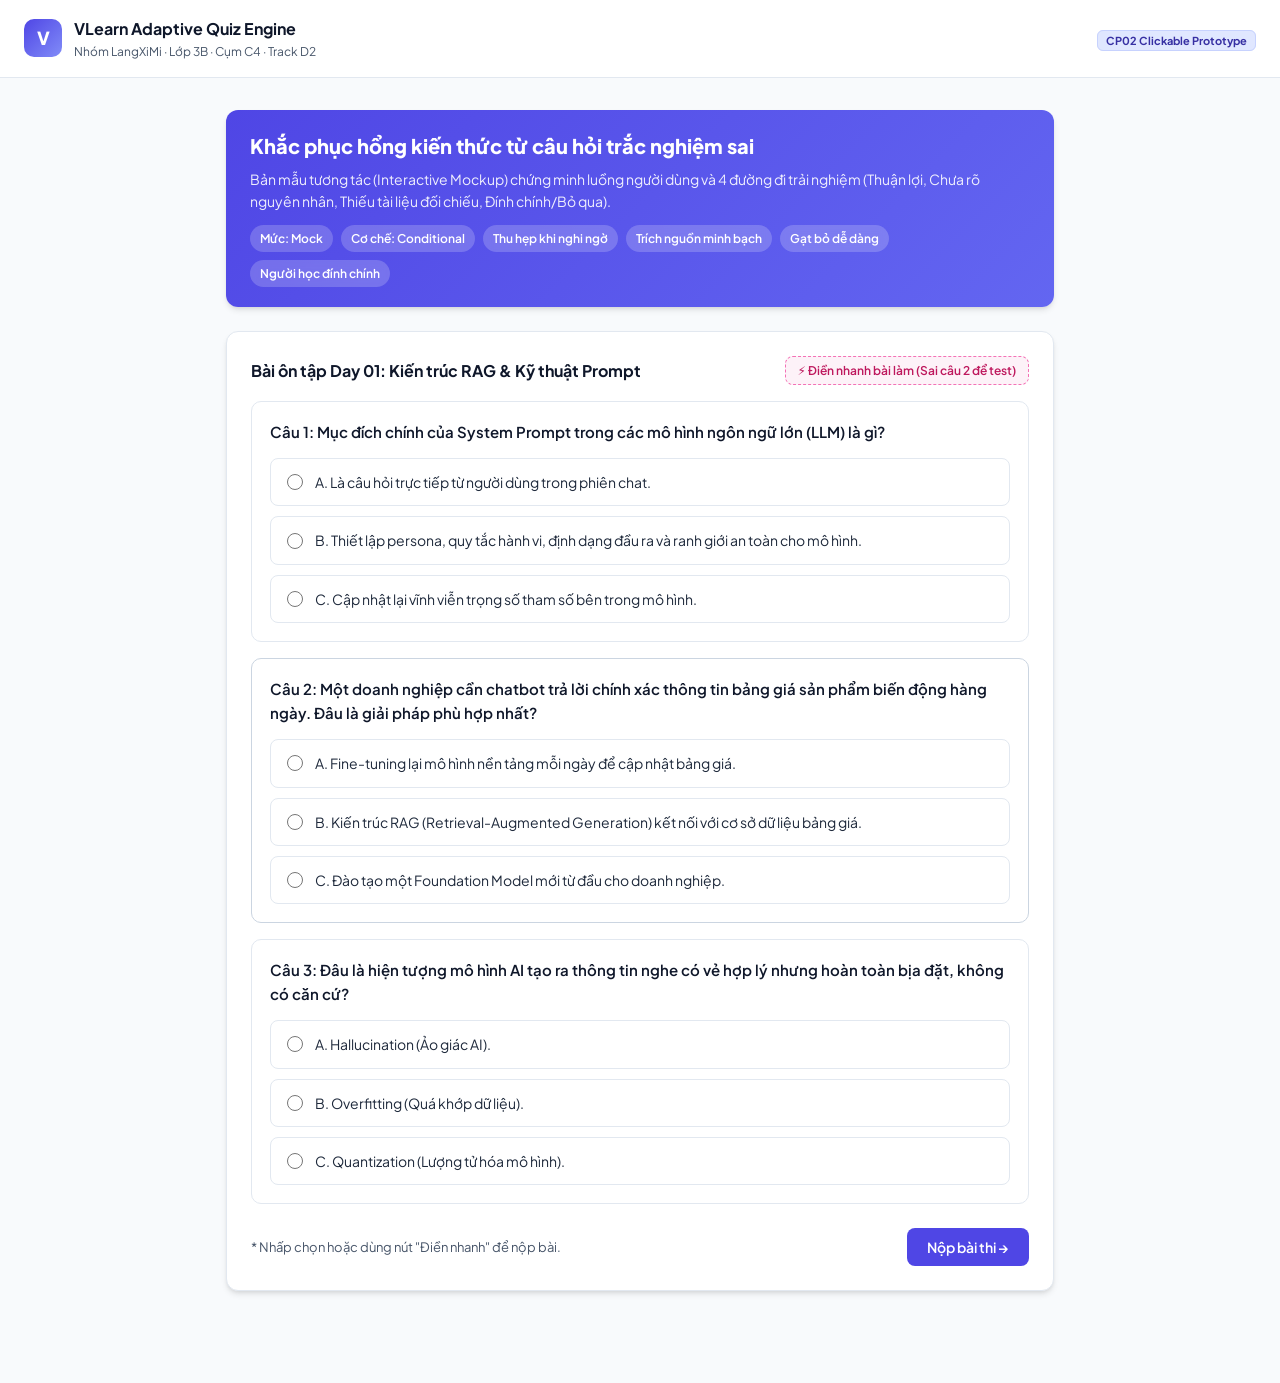
<file: codebase/index.html>
<!DOCTYPE html>
<html lang="vi">
<head>
  <meta charset="UTF-8" />
  <meta name="viewport" content="width=device-width, initial-scale=1.0" />
  <title>VLearn Adaptive Quiz - Prototype CP02 (Nhóm LangXiMi)</title>
  <link rel="preconnect" href="https://fonts.googleapis.com">
  <link rel="preconnect" href="https://fonts.gstatic.com" crossorigin>
  <link href="https://fonts.googleapis.com/css2?family=Plus+Jakarta+Sans:wght@400;500;600;700;800&display=swap" rel="stylesheet">
  <style>
    :root {
      --primary: #4f46e5;
      --primary-hover: #4338ca;
      --primary-light: #eef2ff;
      --success: #10b981;
      --success-light: #ecfdf5;
      --danger: #ef4444;
      --danger-light: #fef2f2;
      --warning: #f59e0b;
      --warning-light: #fffbeb;
      --slate-50: #f8fafc;
      --slate-100: #f1f5f9;
      --slate-200: #e2e8f0;
      --slate-300: #cbd5e1;
      --slate-600: #475569;
      --slate-700: #334155;
      --slate-800: #1e293b;
      --slate-900: #0f172a;
      --radius: 12px;
      --shadow: 0 4px 6px -1px rgb(0 0 0 / 0.1), 0 2px 4px -2px rgb(0 0 0 / 0.1);
      --shadow-lg: 0 10px 15px -3px rgb(0 0 0 / 0.1), 0 4px 6px -4px rgb(0 0 0 / 0.1);
    }

    * {
      box-sizing: border-box;
      margin: 0;
      padding: 0;
      font-family: 'Plus Jakarta Sans', system-ui, -apple-system, sans-serif;
    }

    body {
      background-color: #f8fafc;
      color: var(--slate-800);
      line-height: 1.6;
      padding-bottom: 60px;
    }

    header {
      background: #ffffff;
      border-bottom: 1px solid var(--slate-200);
      padding: 16px 24px;
      display: flex;
      justify-content: space-between;
      align-items: center;
      position: sticky;
      top: 0;
      z-index: 50;
    }

    .brand {
      display: flex;
      align-items: center;
      gap: 12px;
    }

    .brand-logo {
      background: linear-gradient(135deg, var(--primary), #818cf8);
      color: white;
      width: 38px;
      height: 38px;
      border-radius: 10px;
      display: flex;
      align-items: center;
      justify-content: center;
      font-weight: 800;
      font-size: 18px;
    }

    .brand-title {
      font-weight: 700;
      font-size: 16px;
      color: var(--slate-900);
    }

    .brand-sub {
      font-size: 12px;
      color: var(--slate-600);
    }

    .container {
      max-width: 860px;
      margin: 32px auto;
      padding: 0 16px;
    }

    /* Banners & Meta */
    .banner {
      background: linear-gradient(135deg, #4f46e5, #6366f1);
      color: white;
      padding: 20px 24px;
      border-radius: var(--radius);
      margin-bottom: 24px;
      box-shadow: var(--shadow);
    }

    .banner h1 {
      font-size: 20px;
      font-weight: 800;
      margin-bottom: 6px;
    }

    .banner p {
      font-size: 14px;
      opacity: 0.9;
    }

    .banner-tags {
      display: flex;
      gap: 8px;
      margin-top: 12px;
      flex-wrap: wrap;
    }

    .tag {
      background: rgba(255, 255, 255, 0.2);
      font-size: 12px;
      font-weight: 600;
      padding: 4px 10px;
      border-radius: 999px;
      backdrop-filter: blur(4px);
    }

    /* Card Box */
    .card {
      background: #ffffff;
      border: 1px solid var(--slate-200);
      border-radius: var(--radius);
      padding: 24px;
      margin-bottom: 24px;
      box-shadow: var(--shadow);
    }

    .card-title {
      font-size: 16px;
      font-weight: 700;
      color: var(--slate-900);
      margin-bottom: 16px;
      display: flex;
      align-items: center;
      justify-content: space-between;
    }

    /* Question Item */
    .question-box {
      border: 1px solid var(--slate-200);
      border-radius: 10px;
      padding: 18px;
      margin-bottom: 16px;
      background: #ffffff;
      transition: all 0.2s ease;
    }

    .question-header {
      font-weight: 600;
      font-size: 15px;
      margin-bottom: 14px;
      color: var(--slate-900);
    }

    .options-list {
      display: flex;
      flex-direction: column;
      gap: 10px;
    }

    .option-label {
      display: flex;
      align-items: center;
      gap: 12px;
      padding: 12px 16px;
      border: 1.5px solid var(--slate-200);
      border-radius: 8px;
      cursor: pointer;
      font-size: 14px;
      transition: all 0.15s ease;
    }

    .option-label:hover {
      background: var(--slate-50);
      border-color: var(--slate-300);
    }

    .option-label input[type="radio"] {
      accent-color: var(--primary);
      width: 16px;
      height: 16px;
    }

    .option-label.selected {
      border-color: var(--primary);
      background: var(--primary-light);
      font-weight: 600;
    }

    /* Buttons */
    .btn {
      display: inline-flex;
      align-items: center;
      justify-content: center;
      gap: 8px;
      font-weight: 600;
      font-size: 14px;
      padding: 10px 20px;
      border-radius: 8px;
      border: none;
      cursor: pointer;
      transition: all 0.15s ease;
    }

    .btn-primary {
      background: var(--primary);
      color: white;
    }

    .btn-primary:hover {
      background: var(--primary-hover);
    }

    .btn-secondary {
      background: var(--slate-100);
      color: var(--slate-700);
      border: 1px solid var(--slate-300);
    }

    .btn-secondary:hover {
      background: var(--slate-200);
    }

    .btn-outline-danger {
      background: transparent;
      color: var(--danger);
      border: 1px solid var(--danger);
    }

    .btn-outline-danger:hover {
      background: var(--danger-light);
    }

    .btn-quick {
      background: #fdf2f8;
      color: #be185d;
      border: 1px dashed #f472b6;
      font-size: 12px;
      padding: 6px 12px;
    }

    .action-bar {
      display: flex;
      justify-content: space-between;
      align-items: center;
      margin-top: 24px;
      gap: 12px;
      flex-wrap: wrap;
    }

    /* Results Screen */
    #results-view {
      display: none;
    }

    .score-summary {
      background: #f8fafc;
      border: 1.5px solid var(--slate-200);
      border-radius: 12px;
      padding: 20px;
      text-align: center;
      margin-bottom: 24px;
    }

    .score-circle {
      width: 72px;
      height: 72px;
      border-radius: 50%;
      background: #fee2e2;
      color: var(--danger);
      display: flex;
      align-items: center;
      justify-content: center;
      font-size: 24px;
      font-weight: 800;
      margin: 0 auto 12px auto;
    }

    .badge-status {
      display: inline-flex;
      align-items: center;
      padding: 3px 10px;
      border-radius: 999px;
      font-size: 12px;
      font-weight: 700;
    }

    .badge-correct {
      background: var(--success-light);
      color: var(--success);
    }

    .badge-wrong {
      background: var(--danger-light);
      color: var(--danger);
    }

    /* AI Remediation Component */
    .ai-remediation-box {
      border: 2px solid #818cf8;
      background: #ffffff;
      border-radius: var(--radius);
      padding: 24px;
      margin-top: 16px;
      position: relative;
      box-shadow: 0 8px 24px -4px rgba(79, 70, 229, 0.15);
    }

    .ai-badge {
      display: inline-flex;
      align-items: center;
      gap: 6px;
      background: linear-gradient(135deg, #4f46e5, #7c3aed);
      color: white;
      font-size: 12px;
      font-weight: 700;
      padding: 4px 12px;
      border-radius: 999px;
      margin-bottom: 12px;
    }

    .hax-badge {
      font-size: 11px;
      font-weight: 700;
      padding: 3px 8px;
      border-radius: 6px;
      background: #e0e7ff;
      color: #3730a3;
      border: 1px solid #c7d2fe;
    }

    /* Path Selector for Demo */
    .path-selector {
      background: #f1f5f9;
      padding: 8px;
      border-radius: 8px;
      display: flex;
      gap: 6px;
      margin-bottom: 18px;
      overflow-x: auto;
    }

    .path-btn {
      background: transparent;
      border: none;
      padding: 8px 14px;
      font-size: 12px;
      font-weight: 600;
      color: var(--slate-600);
      border-radius: 6px;
      cursor: pointer;
      white-space: nowrap;
      transition: all 0.15s;
    }

    .path-btn.active {
      background: #ffffff;
      color: var(--primary);
      box-shadow: 0 1px 3px rgba(0, 0, 0, 0.1);
      font-weight: 700;
    }

    /* Grounding quote block */
    .grounding-quote {
      background: #f8fafc;
      border-left: 4px solid #6366f1;
      padding: 12px 16px;
      border-radius: 0 8px 8px 0;
      font-size: 13.5px;
      margin: 12px 0;
      color: var(--slate-700);
    }

    .grounding-tag {
      display: inline-block;
      font-weight: 700;
      color: #4f46e5;
      font-size: 12px;
      margin-bottom: 4px;
    }

    /* Remediation Mini Quiz */
    .remedy-quiz {
      background: #faf5ff;
      border: 1.5px solid #d8b4fe;
      border-radius: 10px;
      padding: 16px;
      margin-top: 16px;
    }

    .toast {
      padding: 12px 16px;
      border-radius: 8px;
      font-size: 13.5px;
      margin-top: 12px;
      display: none;
    }

    .toast-success {
      background: var(--success-light);
      color: #065f46;
      border: 1px solid #a7f3d0;
    }

    .toast-warning {
      background: var(--warning-light);
      color: #92400e;
      border: 1px solid #fde68a;
    }
  </style>
</head>
<body>

  <!-- Header -->
  <header>
    <div class="brand">
      <div class="brand-logo">V</div>
      <div>
        <div class="brand-title">VLearn Adaptive Quiz Engine</div>
        <div class="brand-sub">Nhóm LangXiMi · Lớp 3B · Cụm C4 · Track D2</div>
      </div>
    </div>
    <div>
      <span class="hax-badge">CP02 Clickable Prototype</span>
    </div>
  </header>

  <div class="container">
    <!-- Banner -->
    <div class="banner">
      <h1>Khắc phục hổng kiến thức từ câu hỏi trắc nghiệm sai</h1>
      <p>Bản mẫu tương tác (Interactive Mockup) chứng minh luồng người dùng và 4 đường đi trải nghiệm (Thuận lợi, Chưa rõ nguyên nhân, Thiếu tài liệu đối chiếu, Đính chính/Bỏ qua).</p>
      <div class="banner-tags">
        <span class="tag">Mức: Mock</span>
        <span class="tag">Cơ chế: Conditional</span>
        <span class="tag">Thu hẹp khi nghi ngờ</span>
        <span class="tag">Trích nguồn minh bạch</span>
        <span class="tag">Gạt bỏ dễ dàng</span>
        <span class="tag">Người học đính chính</span>
      </div>
    </div>

    <!-- VIEW 1: QUIZ VIEW -->
    <div id="quiz-view" class="card">
      <div class="card-title">
        <span>Bài ôn tập Day 01: Kiến trúc RAG & Kỹ thuật Prompt</span>
        <button class="btn btn-quick" onclick="autoFillMock()">⚡ Điền nhanh bài làm (Sai câu 2 để test)</button>
      </div>

      <!-- Question 1 -->
      <div class="question-box">
        <div class="question-header">Câu 1: Mục đích chính của System Prompt trong các mô hình ngôn ngữ lớn (LLM) là gì?</div>
        <div class="options-list">
          <label class="option-label" id="opt-1-a">
            <input type="radio" name="q1" value="A"> A. Là câu hỏi trực tiếp từ người dùng trong phiên chat.
          </label>
          <label class="option-label" id="opt-1-b">
            <input type="radio" name="q1" value="B"> B. Thiết lập persona, quy tắc hành vi, định dạng đầu ra và ranh giới an toàn cho mô hình.
          </label>
          <label class="option-label" id="opt-1-c">
            <input type="radio" name="q1" value="C"> C. Cập nhật lại vĩnh viễn trọng số tham số bên trong mô hình.
          </label>
        </div>
      </div>

      <!-- Question 2 (Target error question) -->
      <div class="question-box" style="border-color: #cbd5e1;">
        <div class="question-header">Câu 2: Một doanh nghiệp cần chatbot trả lời chính xác thông tin bảng giá sản phẩm biến động hàng ngày. Đâu là giải pháp phù hợp nhất?</div>
        <div class="options-list">
          <label class="option-label" id="opt-2-a">
            <input type="radio" name="q2" value="A"> A. Fine-tuning lại mô hình nền tảng mỗi ngày để cập nhật bảng giá.
          </label>
          <label class="option-label" id="opt-2-b">
            <input type="radio" name="q2" value="B"> B. Kiến trúc RAG (Retrieval-Augmented Generation) kết nối với cơ sở dữ liệu bảng giá.
          </label>
          <label class="option-label" id="opt-2-c">
            <input type="radio" name="q2" value="C"> C. Đào tạo một Foundation Model mới từ đầu cho doanh nghiệp.
          </label>
        </div>
      </div>

      <!-- Question 3 -->
      <div class="question-box">
        <div class="question-header">Câu 3: Đâu là hiện tượng mô hình AI tạo ra thông tin nghe có vẻ hợp lý nhưng hoàn toàn bịa đặt, không có căn cứ?</div>
        <div class="options-list">
          <label class="option-label" id="opt-3-a">
            <input type="radio" name="q3" value="A"> A. Hallucination (Ảo giác AI).
          </label>
          <label class="option-label" id="opt-3-b">
            <input type="radio" name="q3" value="B"> B. Overfitting (Quá khớp dữ liệu).
          </label>
          <label class="option-label" id="opt-3-c">
            <input type="radio" name="q3" value="C"> C. Quantization (Lượng tử hóa mô hình).
          </label>
        </div>
      </div>

      <div class="action-bar">
        <span style="font-size: 13px; color: var(--slate-600);">* Nhấp chọn hoặc dùng nút "Điền nhanh" để nộp bài.</span>
        <button class="btn btn-primary" onclick="submitQuiz()">Nộp bài thi →</button>
      </div>
    </div>

    <!-- VIEW 2: RESULTS VIEW WITH AI REMEDIATION -->
    <div id="results-view">
      <div class="card">
        <div class="card-title">
          <span>Kết quả bài làm của bạn</span>
          <button class="btn btn-secondary" onclick="resetQuiz()">← Làm lại bài quiz</button>
        </div>

        <div class="score-summary">
          <div class="score-circle">2/3</div>
          <h3 style="font-size: 18px; margin-bottom: 4px;">Bạn đạt 6.7 / 10 điểm (Đạt 2/3 câu)</h3>
          <p style="font-size: 14px; color: var(--slate-600);">Hệ thống phát hiện bạn có 1 câu trả lời sai ở phần kiến thức RAG vs Fine-tuning.</p>
        </div>

        <!-- Question 1 Result (Correct) -->
        <div class="question-box">
          <div style="display: flex; justify-content: space-between; align-items: center; margin-bottom: 8px;">
            <strong>Câu 1: Mục đích chính của System Prompt</strong>
            <span class="badge-status badge-correct">✓ Đúng</span>
          </div>
          <p style="font-size: 13.5px; color: var(--slate-600);">Đáp án của bạn: <b>B. Thiết lập persona, quy tắc hành vi...</b></p>
        </div>

        <!-- Question 2 Result (Wrong) + AI REMEDIATION ENGINE -->
        <div class="question-box" style="border: 2px solid #fca5a5; background: #fffcfc;">
          <div style="display: flex; justify-content: space-between; align-items: center; margin-bottom: 8px;">
            <strong>Câu 2: Doanh nghiệp cần chatbot cập nhật bảng giá hàng ngày</strong>
            <span class="badge-status badge-wrong">✗ Bạn chọn sai</span>
          </div>
          <p style="font-size: 13.5px; color: var(--slate-700);">
            Phương án bạn đã chọn: <b style="color: var(--danger);">A. Fine-tuning lại mô hình nền tảng mỗi ngày</b>
          </p>
          <p style="font-size: 13.5px; color: var(--slate-700); margin-top: 4px;">
            Đáp án đúng: <b style="color: var(--success);">B. Kiến trúc RAG (Retrieval-Augmented Generation)</b>
          </p>

          <!-- KHỐI AI CỦNG CỐ KIẾN THỨC -->
          <div class="ai-remediation-box">
            <div style="display: flex; justify-content: space-between; align-items: flex-start; flex-wrap: wrap; gap: 8px;">
              <div class="ai-badge">✦ AI Chẩn đoán & Củng cố (Remediation)</div>
              <div style="display: flex; gap: 6px;">
                <span class="hax-badge" title="Có trích dẫn nguồn">Trích dẫn chính xác</span>
                <span class="hax-badge" title="Quyền kiểm soát thuộc học viên">Quyền kiểm soát người học</span>
              </div>
            </div>

            <!-- CHUYỂN ĐỔI 4 ĐƯỜNG TRẢI NGHIỆM ĐỂ TEST -->
            <div style="margin: 12px 0 6px 0; font-size: 12px; font-weight: 700; color: var(--slate-700);">
              CHẾ ĐỘ MINH HỌA 4 ĐƯỜNG TRẢI NGHIỆM:
            </div>
            <div class="path-selector">
              <button class="path-btn active" onclick="switchPath('happy', this)">1. Thuận lợi (Tự tin cao)</button>
              <button class="path-btn" onclick="switchPath('low-conf', this)">2. Chưa rõ nguyên nhân (Low-confidence)</button>
              <button class="path-btn" onclick="switchPath('no-grounding', this)">3. Không có căn cứ (No-grounding)</button>
              <button class="path-btn" onclick="switchPath('correction', this)">4. Đính chính / Bỏ qua (User Control)</button>
            </div>

            <!-- PATH 1: HAPPY PATH CONTENT -->
            <div id="path-happy-content">
              <div style="font-size: 14px; font-weight: 700; color: var(--slate-900); margin-bottom: 6px;">
                Chẩn đoán lỗi hiểu nhầm:
              </div>
              <p style="font-size: 13.5px; color: var(--slate-700);">
                Bạn đã chọn Fine-tuning khi dữ liệu thay đổi hàng ngày. Đây là hiểu nhầm phổ biến: <b>Fine-tuning dùng để học phong cách, giọng văn hoặc định dạng chuyên biệt</b>, nhưng lại vô cùng tốn kém chi phí tính toán và mất thời gian training lại nếu dữ liệu thay đổi liên tục. Khi cần dữ liệu động thời gian thực (bảng giá, tồn kho), <b>RAG mới là giải pháp tối ưu</b>.
              </p>

              <!-- Grounding verbatim quote -->
              <div class="grounding-quote">
                <span class="grounding-tag">Căn cứ trích dẫn Transcript bài giảng [T01-042]:</span><br>
                <em>"Muốn mô hình nhớ kiến thức mới có tính biến động hàng ngày thì tuyệt đối không mang đi Fine-tuning vì chi phí huấn luyện lại rất lớn và dễ bị quên kiến thức cũ (catastrophic forgetting). Với dữ liệu cập nhật theo giờ hoặc theo ngày, các bạn bắt buộc phải dùng RAG để inject ngữ cảnh tại thời điểm truy vấn."</em>
              </div>

              <!-- Remediation Mini-Question -->
              <div class="remedy-quiz" id="remedy-quiz-box">
                <div style="font-size: 13.5px; font-weight: 700; color: #6b21a8; margin-bottom: 8px;">
                  🎯 Câu hỏi củng cố ngay (Luyện tập để nắm vững):
                </div>
                <p style="font-size: 13.5px; margin-bottom: 10px;">
                  Một phòng khám y tế muốn chatbot luôn trả lời đúng lịch trực thay đổi mỗi ca của các bác sĩ. Họ nên áp dụng phương pháp nào?
                </p>
                <div class="options-list" style="gap: 8px;">
                  <label class="option-label" style="padding: 8px 12px; font-size: 13px;">
                    <input type="radio" name="remedy_q" value="wrong"> A. Fine-tuning mô hình sau mỗi ca trực
                  </label>
                  <label class="option-label" style="padding: 8px 12px; font-size: 13px;">
                    <input type="radio" name="remedy_q" value="correct"> B. Dùng RAG truy vấn bảng lịch trực từ CSDL thời gian thực
                  </label>
                </div>
                <div style="margin-top: 12px; display: flex; gap: 8px;">
                  <button class="btn btn-primary" style="padding: 6px 14px; font-size: 12px;" onclick="checkRemedyAnswer()">Kiểm tra củng cố</button>
                  <button class="btn btn-secondary" style="padding: 6px 14px; font-size: 12px;" onclick="dismissRemedy()">Bỏ qua</button>
                </div>
                <div id="remedy-toast" class="toast"></div>
              </div>
            </div>

            <!-- PATH 2: LOW-CONFIDENCE CONTENT -->
            <div id="path-low-conf-content" style="display: none;">
              <div style="background: #eff6ff; border: 1.5px solid #bfdbfe; border-radius: 8px; padding: 14px;">
                <div style="font-weight: 700; font-size: 13.5px; color: #1e40af; margin-bottom: 6px;">
                  🔍 AI nhận diện độ tự tin thấp (Cần xác nhận nguyên nhân):
                </div>
                <p style="font-size: 13px; color: var(--slate-700); margin-bottom: 10px;">
                  Hệ thống nhận thấy có 2 khả năng khiến bạn chọn phương án này. Hãy cho biết nguyên nhân của bạn để AI hỗ trợ chính xác nhất:
                </p>
                <div style="display: flex; flex-direction: column; gap: 8px;">
                  <button class="btn btn-secondary" style="text-align: left; justify-content: flex-start; font-size: 13px;" onclick="chooseLowConfReason(1)">
                    1. Mình chưa phân biệt rõ bản chất: khi nào dùng RAG vs khi nào cần Fine-tuning.
                  </button>
                  <button class="btn btn-secondary" style="text-align: left; justify-content: flex-start; font-size: 13px;" onclick="chooseLowConfReason(2)">
                    2. Mình đọc lướt vội nên bỏ sót từ khoá "biến động hàng ngày".
                  </button>
                </div>
                <div id="low-conf-feedback" class="toast toast-success" style="margin-top: 12px;"></div>
              </div>
            </div>

            <!-- PATH 3: NO-GROUNDING CONTENT -->
            <div id="path-no-grounding-content" style="display: none;">
              <div style="background: #fffbeb; border: 1.5px solid #fde68a; border-radius: 8px; padding: 14px;">
                <div style="font-weight: 700; font-size: 13.5px; color: #92400e; margin-bottom: 6px;">
                  ⚠️ Chưa có căn cứ bài giảng trực tiếp:
                </div>
                <p style="font-size: 13px; color: #78350f; margin-bottom: 12px;">
                  Để tránh hiện tượng ảo giác (hallucination) và đảm bảo tính học thuật, <b>AI từ chối tự sinh câu hỏi mới khi không tìm thấy đoạn trích dẫn tương ứng trong bài giảng</b>.
                </p>
                <div style="display: flex; gap: 8px; flex-wrap: wrap;">
                  <button class="btn btn-primary" style="font-size: 12px; padding: 8px 14px;" onclick="alert('Đã gửi câu hỏi số 2 và phương án của bạn đến kênh hỗ trợ của Trợ giảng (TA) trên Discord!')">
                    📩 Gửi câu hỏi này cho Trợ giảng (TA)
                  </button>
                  <a href="#slide" class="btn btn-secondary" style="font-size: 12px; padding: 8px 14px; text-decoration: none;" onclick="alert('Mở Slide Bài giảng Day 01 - Trang 28')">
                    📖 Xem Slide Bài giảng Day 01 (Trang 28)
                  </a>
                </div>
              </div>
            </div>

            <!-- PATH 4: USER CORRECTION CONTENT -->
            <div id="path-correction-content" style="display: none;">
              <div style="background: #f8fafc; border: 1.5px solid var(--slate-300); border-radius: 8px; padding: 14px;">
                <div style="font-weight: 700; font-size: 13.5px; color: var(--slate-800); margin-bottom: 6px;">
                  🛠️ Quyền kiểm soát & Đính chính của người học:
                </div>
                <p style="font-size: 13px; color: var(--slate-600); margin-bottom: 12px;">
                  Bạn có toàn quyền bác bỏ hoặc điều chỉnh nhận định của AI:
                </p>
                <div style="display: flex; gap: 8px; flex-wrap: wrap;">
                  <button class="btn btn-outline-danger" style="font-size: 12px;" onclick="correctAI('misclick')">
                    ✕ "Tôi chỉ bấm nhầm nút chứ đã hiểu bài này"
                  </button>
                  <button class="btn btn-secondary" style="font-size: 12px;" onclick="correctAI('dismiss')">
                    Bỏ qua & Kết thúc lượt ôn
                  </button>
                </div>
                <div id="correction-toast" class="toast toast-success" style="margin-top: 12px;"></div>
              </div>
            </div>

          </div>
        </div>

        <!-- Question 3 Result (Correct) -->
        <div class="question-box">
          <div style="display: flex; justify-content: space-between; align-items: center; margin-bottom: 8px;">
            <strong>Câu 3: Hiện tượng AI tạo ra thông tin bịa đặt</strong>
            <span class="badge-status badge-correct">✓ Đúng</span>
          </div>
          <p style="font-size: 13.5px; color: var(--slate-600);">Đáp án của bạn: <b>A. Hallucination (Ảo giác AI)</b></p>
        </div>

        <div class="action-bar">
          <button class="btn btn-secondary" onclick="resetQuiz()">Làm lại từ đầu</button>
          <button class="btn btn-primary" onclick="alert('Đã lưu kết quả học tập và cập nhật hồ sơ cá nhân hoá!')">Hoàn tất buổi ôn tập ✓</button>
        </div>
      </div>
    </div>
  </div>

  <script>
    // Điền nhanh bài thi mẫu (Cố tình làm sai câu 2 để kích hoạt AI Remediation)
    function autoFillMock() {
      document.querySelector('input[name="q1"][value="B"]').checked = true;
      document.querySelector('input[name="q2"][value="A"]').checked = true; // Câu sai
      document.querySelector('input[name="q3"][value="A"]').checked = true;

      document.querySelectorAll('.option-label').forEach(el => el.classList.remove('selected'));
      document.getElementById('opt-1-b').classList.add('selected');
      document.getElementById('opt-2-a').classList.add('selected');
      document.getElementById('opt-3-a').classList.add('selected');
    }

    // Nộp bài
    function submitQuiz() {
      const q2 = document.querySelector('input[name="q2"]:checked');
      if (!q2) {
        alert('Vui lòng chọn đáp án hoặc bấm "Điền nhanh" để tiếp tục!');
        return;
      }
      document.getElementById('quiz-view').style.display = 'none';
      document.getElementById('results-view').style.display = 'block';
      window.scrollTo({ top: 0, behavior: 'smooth' });
    }

    // Reset quiz
    function resetQuiz() {
      document.getElementById('quiz-view').style.display = 'block';
      document.getElementById('results-view').style.display = 'none';
      window.scrollTo({ top: 0, behavior: 'smooth' });
    }

    // Chuyển đổi 4 đường trải nghiệm trên prototype
    function switchPath(pathKey, btn) {
      document.querySelectorAll('.path-btn').forEach(b => b.classList.remove('active'));
      btn.classList.add('active');

      document.getElementById('path-happy-content').style.display = 'none';
      document.getElementById('path-low-conf-content').style.display = 'none';
      document.getElementById('path-no-grounding-content').style.display = 'none';
      document.getElementById('path-correction-content').style.display = 'none';

      if (pathKey === 'happy') {
        document.getElementById('path-happy-content').style.display = 'block';
      } else if (pathKey === 'low-conf') {
        document.getElementById('path-low-conf-content').style.display = 'block';
      } else if (pathKey === 'no-grounding') {
        document.getElementById('path-no-grounding-content').style.display = 'block';
      } else if (pathKey === 'correction') {
        document.getElementById('path-correction-content').style.display = 'block';
      }
    }

    // Kiểm tra câu hỏi củng cố trong Happy Path
    function checkRemedyAnswer() {
      const ans = document.querySelector('input[name="remedy_q"]:checked');
      const toast = document.getElementById('remedy-toast');
      if (!ans) {
        alert('Vui lòng chọn 1 đáp án củng cố!');
        return;
      }
      toast.style.display = 'block';
      if (ans.value === 'correct') {
        toast.className = 'toast toast-success';
        toast.innerHTML = '🎉 <b>Chính xác tuyệt đối!</b> Bạn đã hiểu rõ: Dữ liệu ca trực biến động liên tục thì dùng RAG để inject context chứ không mang đi Fine-tuning.';
      } else {
        toast.className = 'toast toast-warning';
        toast.innerHTML = '⚠️ Chưa chính xác. Fine-tuning sau mỗi ca trực là bất khả thi vì tốn kém thời gian và chi phí tính toán.';
      }
    }

    // Bỏ qua câu củng cố
    function dismissRemedy() {
      document.getElementById('remedy-quiz-box').style.display = 'none';
      alert('Đã bỏ qua câu củng cố. Học viên hoàn tất buổi ôn tập.');
    }

    // Low confidence reason choice
    function chooseLowConfReason(num) {
      const fb = document.getElementById('low-conf-feedback');
      fb.style.display = 'block';
      if (num === 1) {
        fb.innerHTML = '✓ Đã ghi nhận: AI sẽ cung cấp bảng so sánh trực quan RAG vs Fine-tuning trong 30 giây.';
      } else {
        fb.innerHTML = '✓ Đã ghi nhận: AI sẽ đánh dấu nổi bật các từ khoá bẫy trong các câu hỏi sau.';
      }
    }

    // Người học đính chính kết quả
    function correctAI(type) {
      const toast = document.getElementById('correction-toast');
      toast.style.display = 'block';
      if (type === 'misclick') {
        toast.innerHTML = '✓ <b>Đã cập nhật:</b> Hệ thống ghi nhận bạn làm sai do thao tác nhầm. Hồ sơ học tập được giữ nguyên không đánh dấu hổng kiến thức.';
      } else {
        toast.innerHTML = '✓ <b>Đã kết thúc:</b> Bạn đã hoàn thành lượt ôn tập.';
      }
    }
  </script>
</body>
</html>
</file>
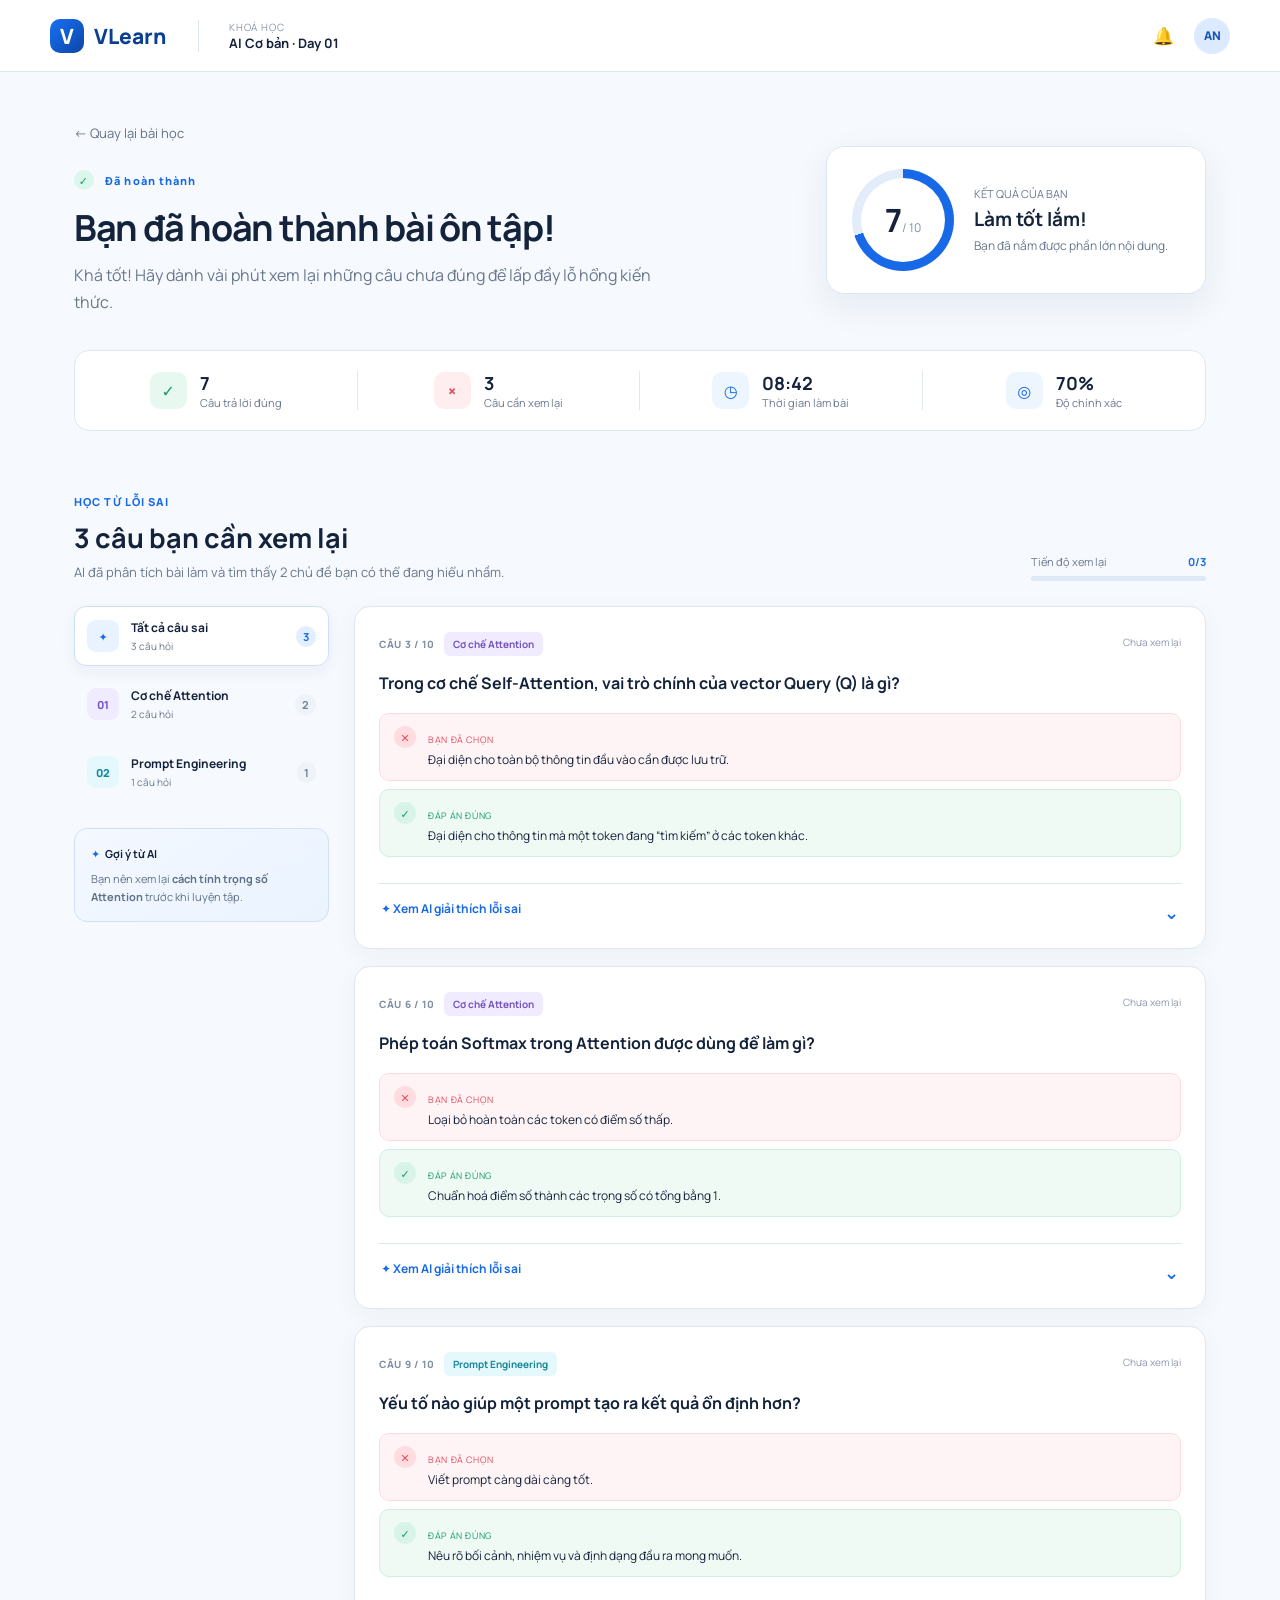
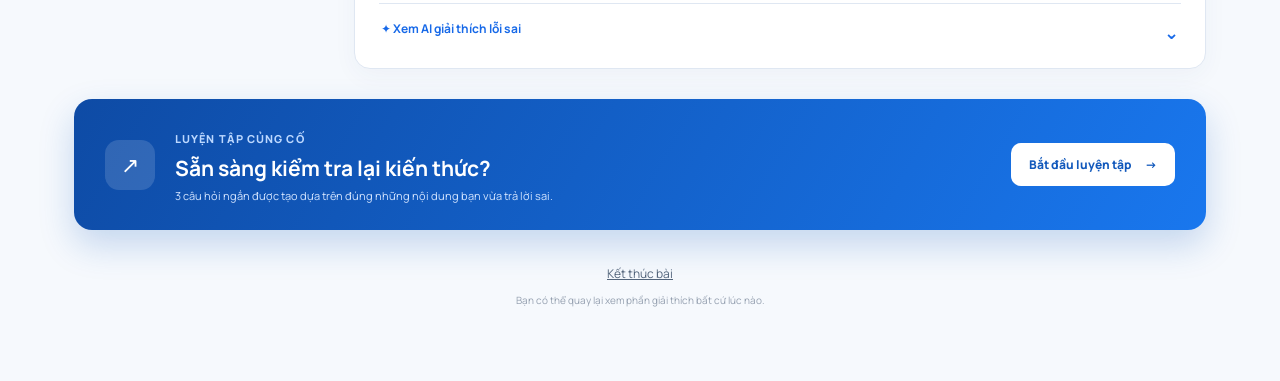
<file: frontend/index.html>
<!doctype html>
<html lang="vi">
<head>
  <meta charset="UTF-8">
  <meta name="viewport" content="width=device-width, initial-scale=1.0">
  <meta name="description" content="VLearn Focus - học lại từ những câu trả lời sai">
  <title>VLearn Focus — Kết quả bài ôn tập</title>
  <link rel="preconnect" href="https://fonts.googleapis.com">
  <link rel="preconnect" href="https://fonts.gstatic.com" crossorigin>
  <link href="https://fonts.googleapis.com/css2?family=Manrope:wght@400;500;600;700;800&display=swap" rel="stylesheet">
  <link rel="stylesheet" href="styles.css">
</head>
<body>
  <header class="topbar">
    <a class="brand" href="#" aria-label="VLearn trang chủ"><span class="brand-mark">V</span><span>VLearn</span></a>
    <div class="course"><span class="course-label">Khoá học</span><strong>AI Cơ bản · Day 01</strong></div>
    <div class="top-actions"><button class="icon-btn" aria-label="Thông báo">🔔</button><div class="avatar">AN</div></div>
  </header>

  <main>
    <section class="hero">
      <div class="hero-copy">
        <a class="back" href="#">← Quay lại bài học</a>
        <div class="eyebrow"><span>✓</span> Đã hoàn thành</div>
        <h1>Bạn đã hoàn thành bài ôn tập!</h1>
        <p>Khá tốt! Hãy dành vài phút xem lại những câu chưa đúng để lấp đầy lỗ hổng kiến thức.</p>
      </div>
      <div class="score-card" aria-label="Điểm số 7 trên 10">
        <div class="score-ring"><div><strong>7</strong><span>/ 10</span></div></div>
        <div><span class="score-label">Kết quả của bạn</span><strong class="score-message">Làm tốt lắm!</strong><span class="score-note">Bạn đã nắm được phần lớn nội dung.</span></div>
      </div>
    </section>

    <section class="stats" aria-label="Thống kê bài làm">
      <div class="stat"><span class="stat-icon correct">✓</span><div><strong>7</strong><span>Câu trả lời đúng</span></div></div>
      <div class="stat"><span class="stat-icon wrong">×</span><div><strong>3</strong><span>Câu cần xem lại</span></div></div>
      <div class="stat"><span class="stat-icon time">◷</span><div><strong>08:42</strong><span>Thời gian làm bài</span></div></div>
      <div class="stat"><span class="stat-icon target">◎</span><div><strong>70%</strong><span>Độ chính xác</span></div></div>
    </section>

    <section class="review-section">
      <div class="section-heading">
        <div><span class="section-kicker">HỌC TỪ LỖI SAI</span><h2>3 câu bạn cần xem lại</h2><p>AI đã phân tích bài làm và tìm thấy 2 chủ đề bạn có thể đang hiểu nhầm.</p></div>
        <div class="progress-label"><span>Tiến độ xem lại</span><strong id="progressText">0/3</strong><div class="mini-progress"><i id="progressBar"></i></div></div>
      </div>

      <div class="layout">
        <aside class="topic-nav" aria-label="Danh sách chủ đề">
          <button class="topic active" data-filter="all"><span class="topic-symbol">✦</span><span><strong>Tất cả câu sai</strong><small>3 câu hỏi</small></span><b>3</b></button>
          <button class="topic" data-filter="attention"><span class="topic-symbol purple">01</span><span><strong>Cơ chế Attention</strong><small>2 câu hỏi</small></span><b>2</b></button>
          <button class="topic" data-filter="prompt"><span class="topic-symbol cyan">02</span><span><strong>Prompt Engineering</strong><small>1 câu hỏi</small></span><b>1</b></button>
          <div class="ai-note"><span>✦</span><strong>Gợi ý từ AI</strong><p>Bạn nên xem lại <b>cách tính trọng số Attention</b> trước khi luyện tập.</p></div>
        </aside>

        <div class="questions">
          <article class="question-card" data-topic="attention" data-id="1">
            <div class="question-top"><div><span class="number">CÂU 3 / 10</span><span class="tag">Cơ chế Attention</span></div><span class="status">Chưa xem lại</span></div>
            <h3>Trong cơ chế Self-Attention, vai trò chính của vector Query (Q) là gì?</h3>
            <div class="answer wrong-answer"><span>✕</span><div><small>Bạn đã chọn</small><p>Đại diện cho toàn bộ thông tin đầu vào cần được lưu trữ.</p></div></div>
            <div class="answer right-answer"><span>✓</span><div><small>Đáp án đúng</small><p>Đại diện cho thông tin mà một token đang “tìm kiếm” ở các token khác.</p></div></div>
            <button class="explain-toggle" aria-expanded="false">✦ Xem AI giải thích lỗi sai <span>⌄</span></button>
            <div class="explanation">
              <div class="diagnosis"><span>!</span><div><strong>Có thể bạn đang nhầm lẫn</strong><p>Query không phải nơi “lưu trữ” dữ liệu. Nó giống như một câu hỏi mà token hiện tại dùng để đo mức liên quan với các Key của token khác.</p></div></div>
              <div class="analogy"><strong>Hiểu nhanh qua ví dụ</strong><p>Trong thư viện, <b>Query</b> là điều bạn muốn tìm, <b>Key</b> là nhãn trên gáy sách, còn <b>Value</b> là nội dung cuốn sách bạn nhận được.</p></div>
              <a class="source" href="#lesson"><span>▤</span><span><small>Nguồn từ bài học</small><strong>Day 01 · Transformer cơ bản — đoạn [T01-042]</strong></span><b>↗</b></a>
            </div>
            <button class="reviewed-btn">Đánh dấu đã hiểu ✓</button>
          </article>

          <article class="question-card" data-topic="attention" data-id="2">
            <div class="question-top"><div><span class="number">CÂU 6 / 10</span><span class="tag">Cơ chế Attention</span></div><span class="status">Chưa xem lại</span></div>
            <h3>Phép toán Softmax trong Attention được dùng để làm gì?</h3>
            <div class="answer wrong-answer"><span>✕</span><div><small>Bạn đã chọn</small><p>Loại bỏ hoàn toàn các token có điểm số thấp.</p></div></div>
            <div class="answer right-answer"><span>✓</span><div><small>Đáp án đúng</small><p>Chuẩn hoá điểm số thành các trọng số có tổng bằng 1.</p></div></div>
            <button class="explain-toggle" aria-expanded="false">✦ Xem AI giải thích lỗi sai <span>⌄</span></button>
            <div class="explanation"><div class="diagnosis"><span>!</span><div><strong>Điểm cần lưu ý</strong><p>Softmax không xoá token. Nó chuyển điểm tương quan thành phân phối trọng số, vì vậy token ít liên quan vẫn có thể nhận một trọng số rất nhỏ.</p></div></div><a class="source" href="#lesson"><span>▤</span><span><small>Nguồn từ bài học</small><strong>Day 01 · Attention weights — đoạn [T01-057]</strong></span><b>↗</b></a></div>
            <button class="reviewed-btn">Đánh dấu đã hiểu ✓</button>
          </article>

          <article class="question-card" data-topic="prompt" data-id="3">
            <div class="question-top"><div><span class="number">CÂU 9 / 10</span><span class="tag cyan-tag">Prompt Engineering</span></div><span class="status">Chưa xem lại</span></div>
            <h3>Yếu tố nào giúp một prompt tạo ra kết quả ổn định hơn?</h3>
            <div class="answer wrong-answer"><span>✕</span><div><small>Bạn đã chọn</small><p>Viết prompt càng dài càng tốt.</p></div></div>
            <div class="answer right-answer"><span>✓</span><div><small>Đáp án đúng</small><p>Nêu rõ bối cảnh, nhiệm vụ và định dạng đầu ra mong muốn.</p></div></div>
            <button class="explain-toggle" aria-expanded="false">✦ Xem AI giải thích lỗi sai <span>⌄</span></button>
            <div class="explanation"><div class="diagnosis"><span>!</span><div><strong>Độ dài không quyết định chất lượng</strong><p>Một prompt tốt cần đủ rõ, có bối cảnh và tiêu chí đầu ra. Nội dung dài nhưng mơ hồ vẫn tạo kết quả thiếu ổn định.</p></div></div><a class="source" href="#lesson"><span>▤</span><span><small>Nguồn từ bài học</small><strong>Day 01 · Cấu trúc prompt — đoạn [T01-086]</strong></span><b>↗</b></a></div>
            <button class="reviewed-btn">Đánh dấu đã hiểu ✓</button>
          </article>
        </div>
      </div>
    </section>

    <section class="practice" id="practice">
      <div><span class="practice-icon">↗</span><div><span class="section-kicker light">LUYỆN TẬP CỦNG CỐ</span><h2>Sẵn sàng kiểm tra lại kiến thức?</h2><p>3 câu hỏi ngắn được tạo dựa trên đúng những nội dung bạn vừa trả lời sai.</p></div></div>
      <button id="startPractice">Bắt đầu luyện tập <span>→</span></button>
    </section>
    <div class="finish"><button class="finish-btn" id="finishBtn">Kết thúc bài</button><p>Bạn có thể quay lại xem phần giải thích bất cứ lúc nào.</p></div>
  </main>

  <div class="modal" id="practiceModal" aria-hidden="true"><div class="modal-card"><button class="modal-close" aria-label="Đóng">×</button><span class="section-kicker">CÂU CỦNG CỐ 1 / 3</span><h2>Query tương tác với thành phần nào để tạo điểm Attention?</h2><div class="options"><button>Value</button><button class="correct-option">Key</button><button>Softmax</button></div><p class="modal-hint">Chọn một đáp án để kiểm tra kiến thức.</p></div></div>
  <div class="toast" id="toast" role="status">✓ Đã lưu tiến độ của bạn</div>
  <script src="script.js"></script>
</body>
</html>
</file>
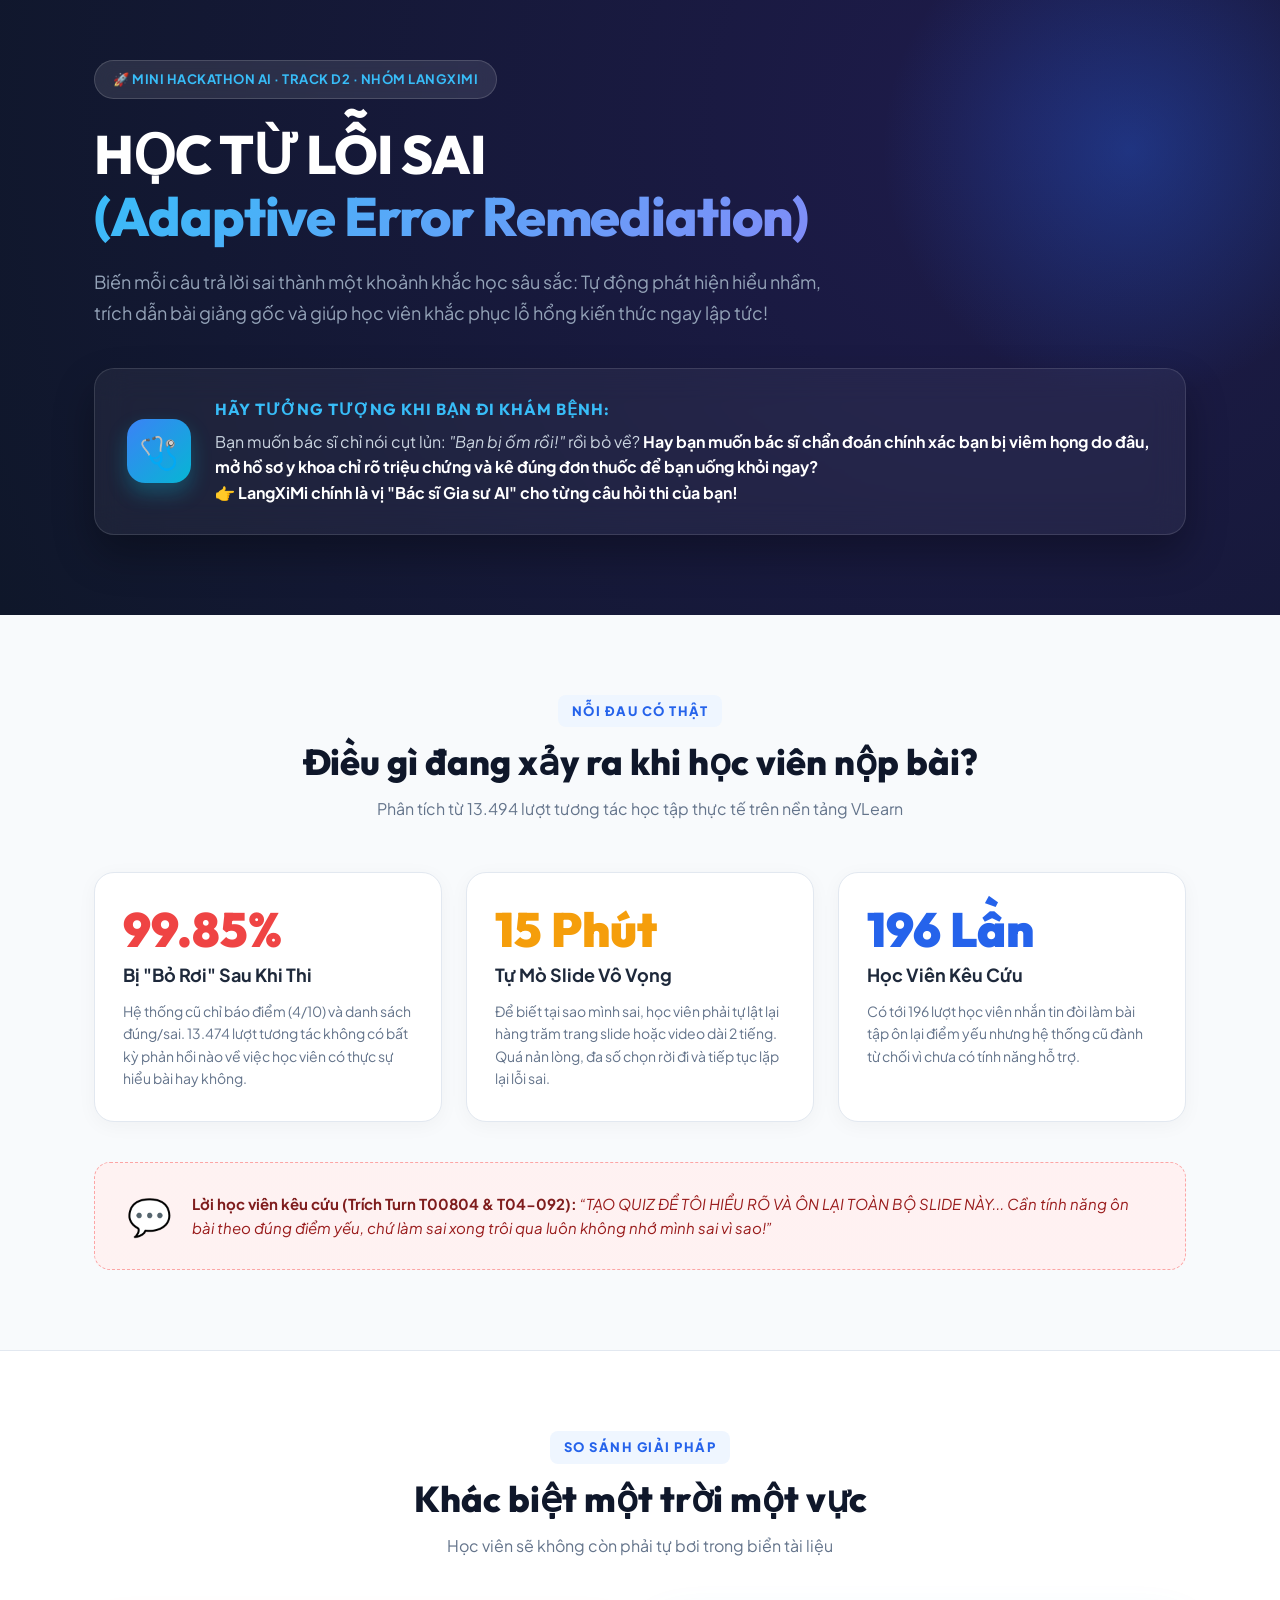
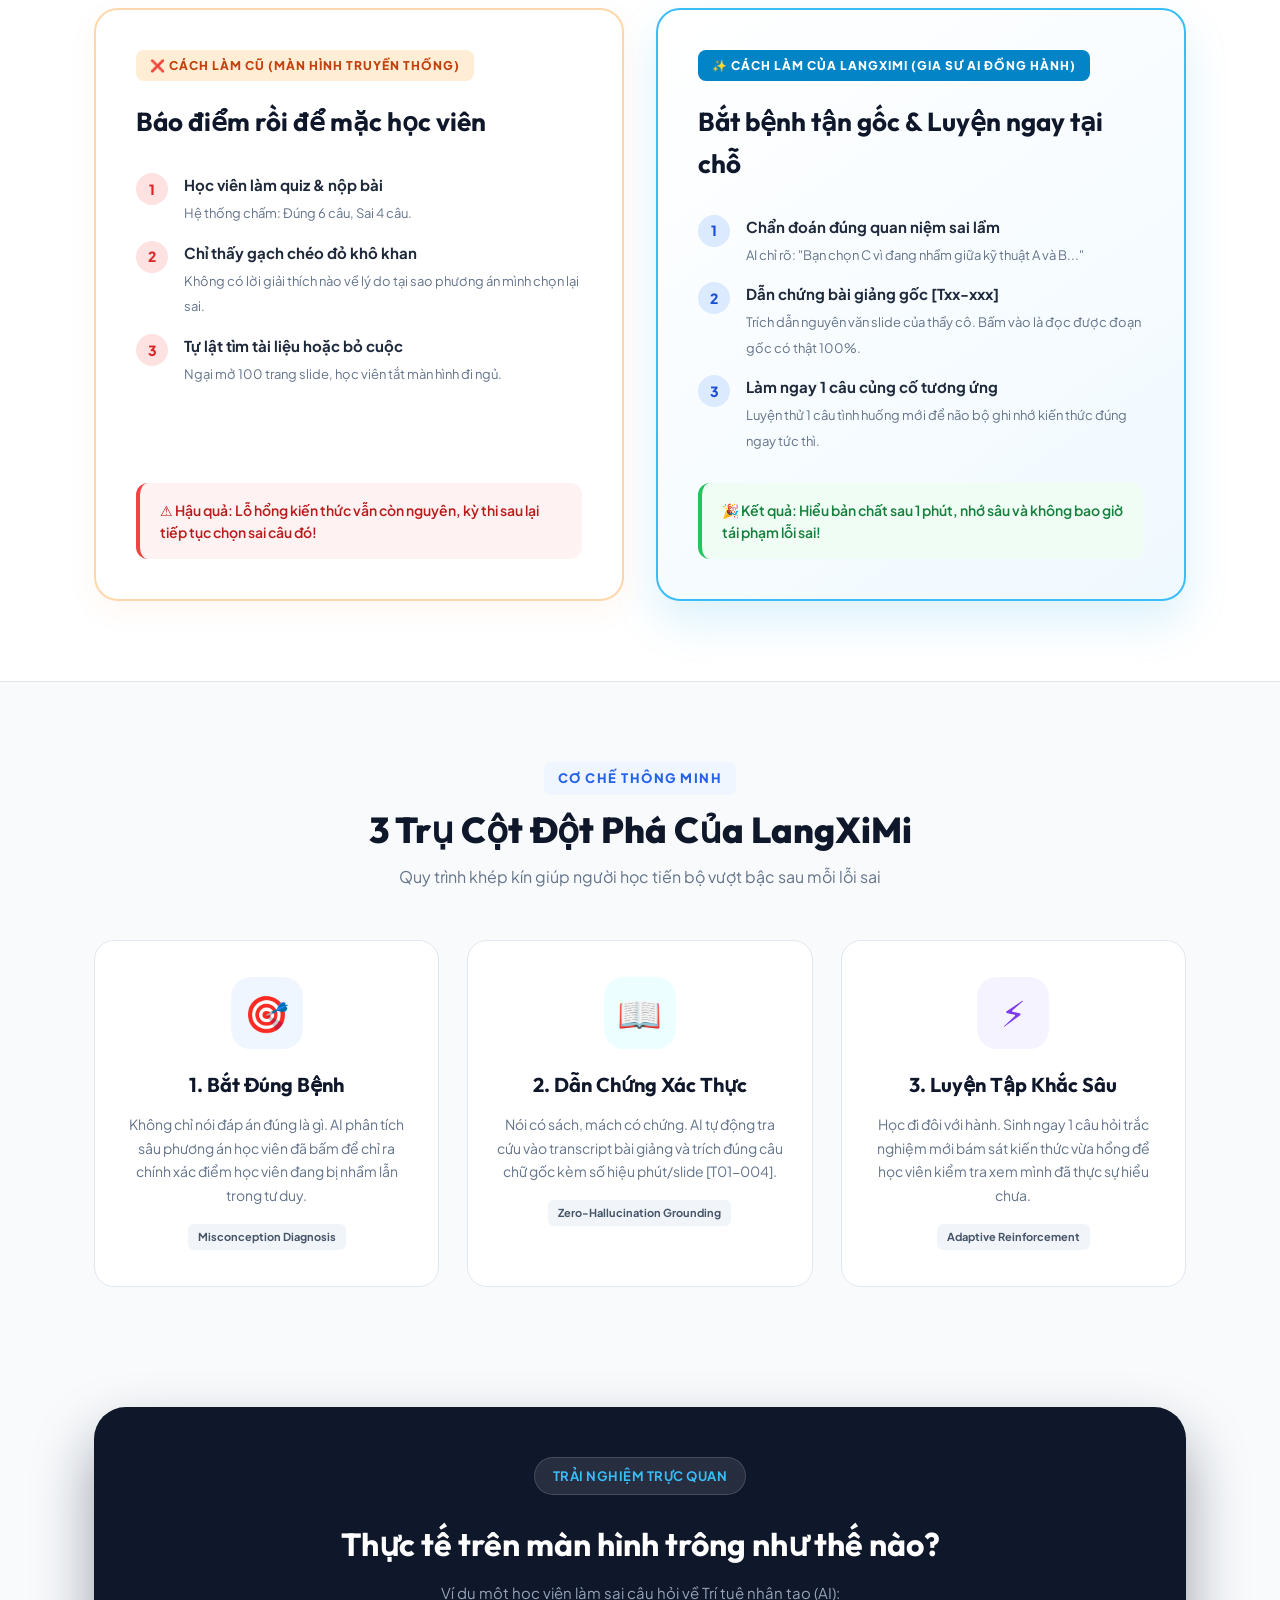
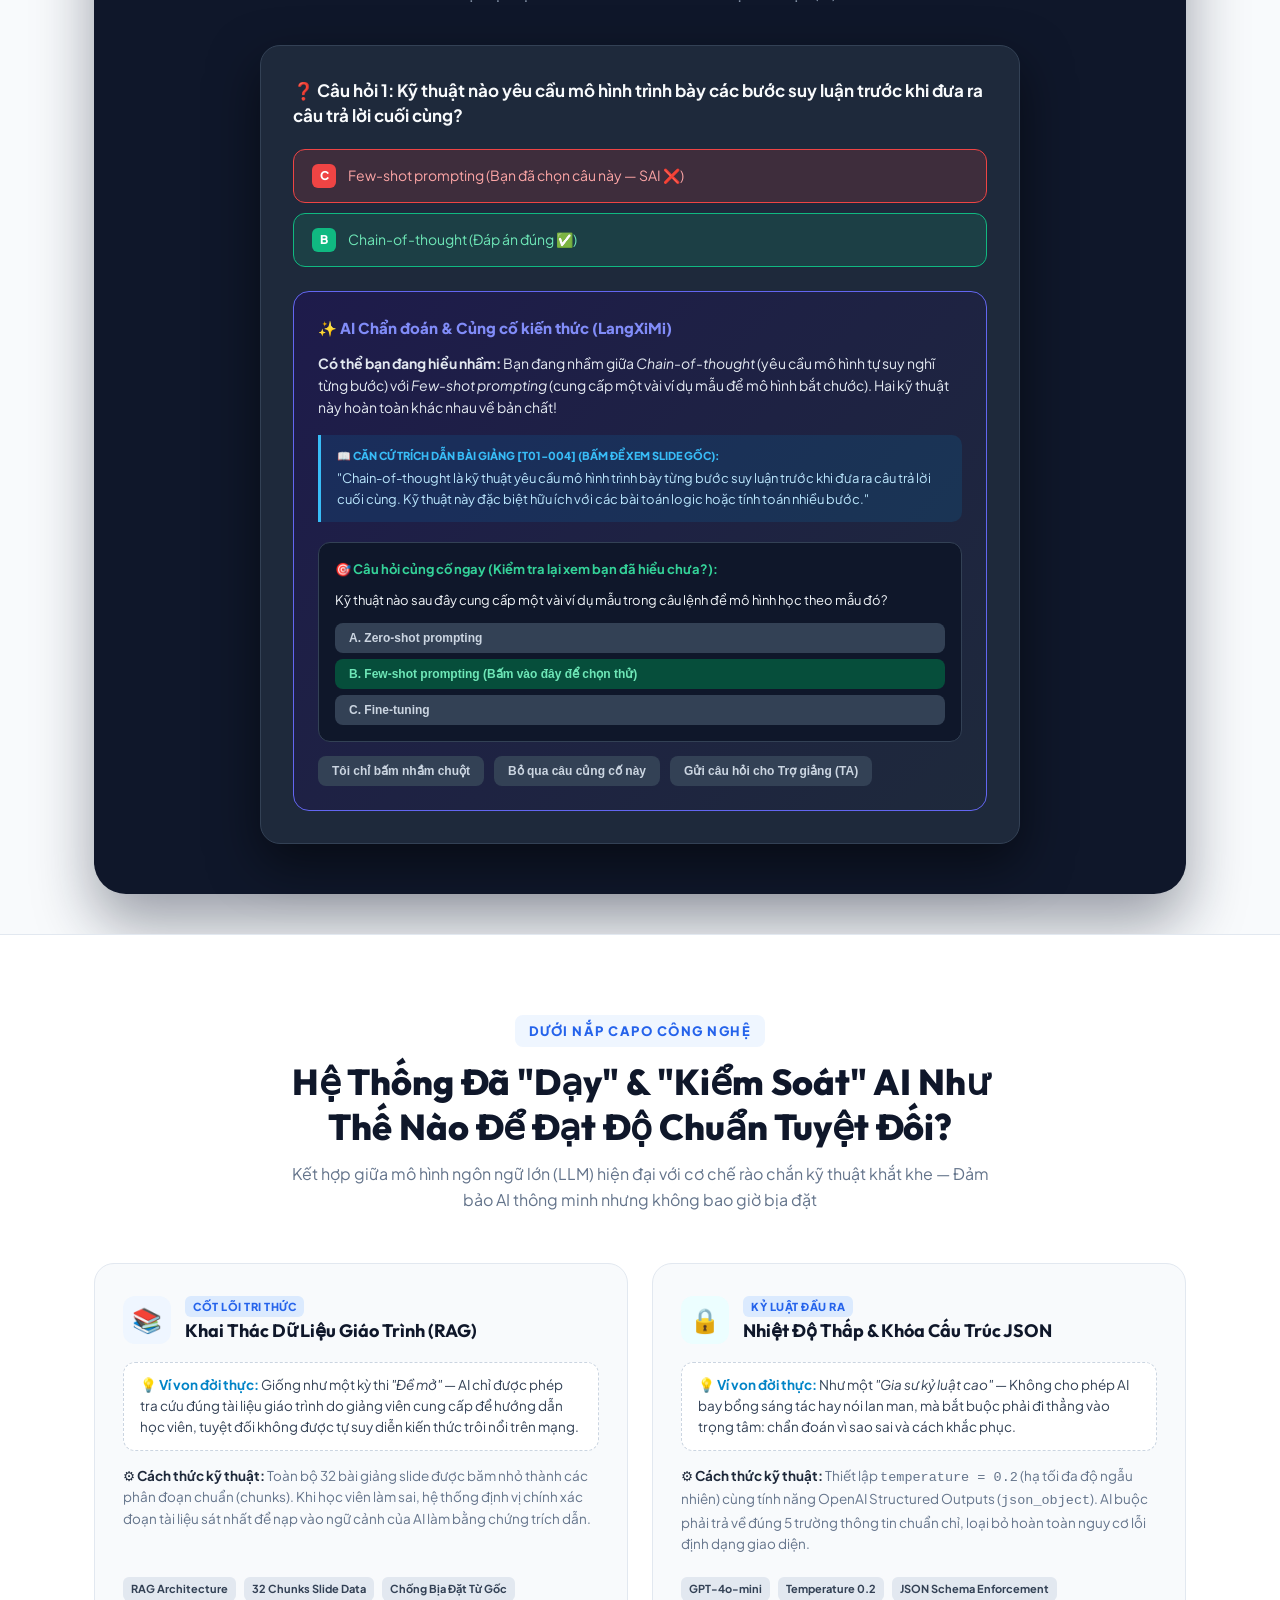
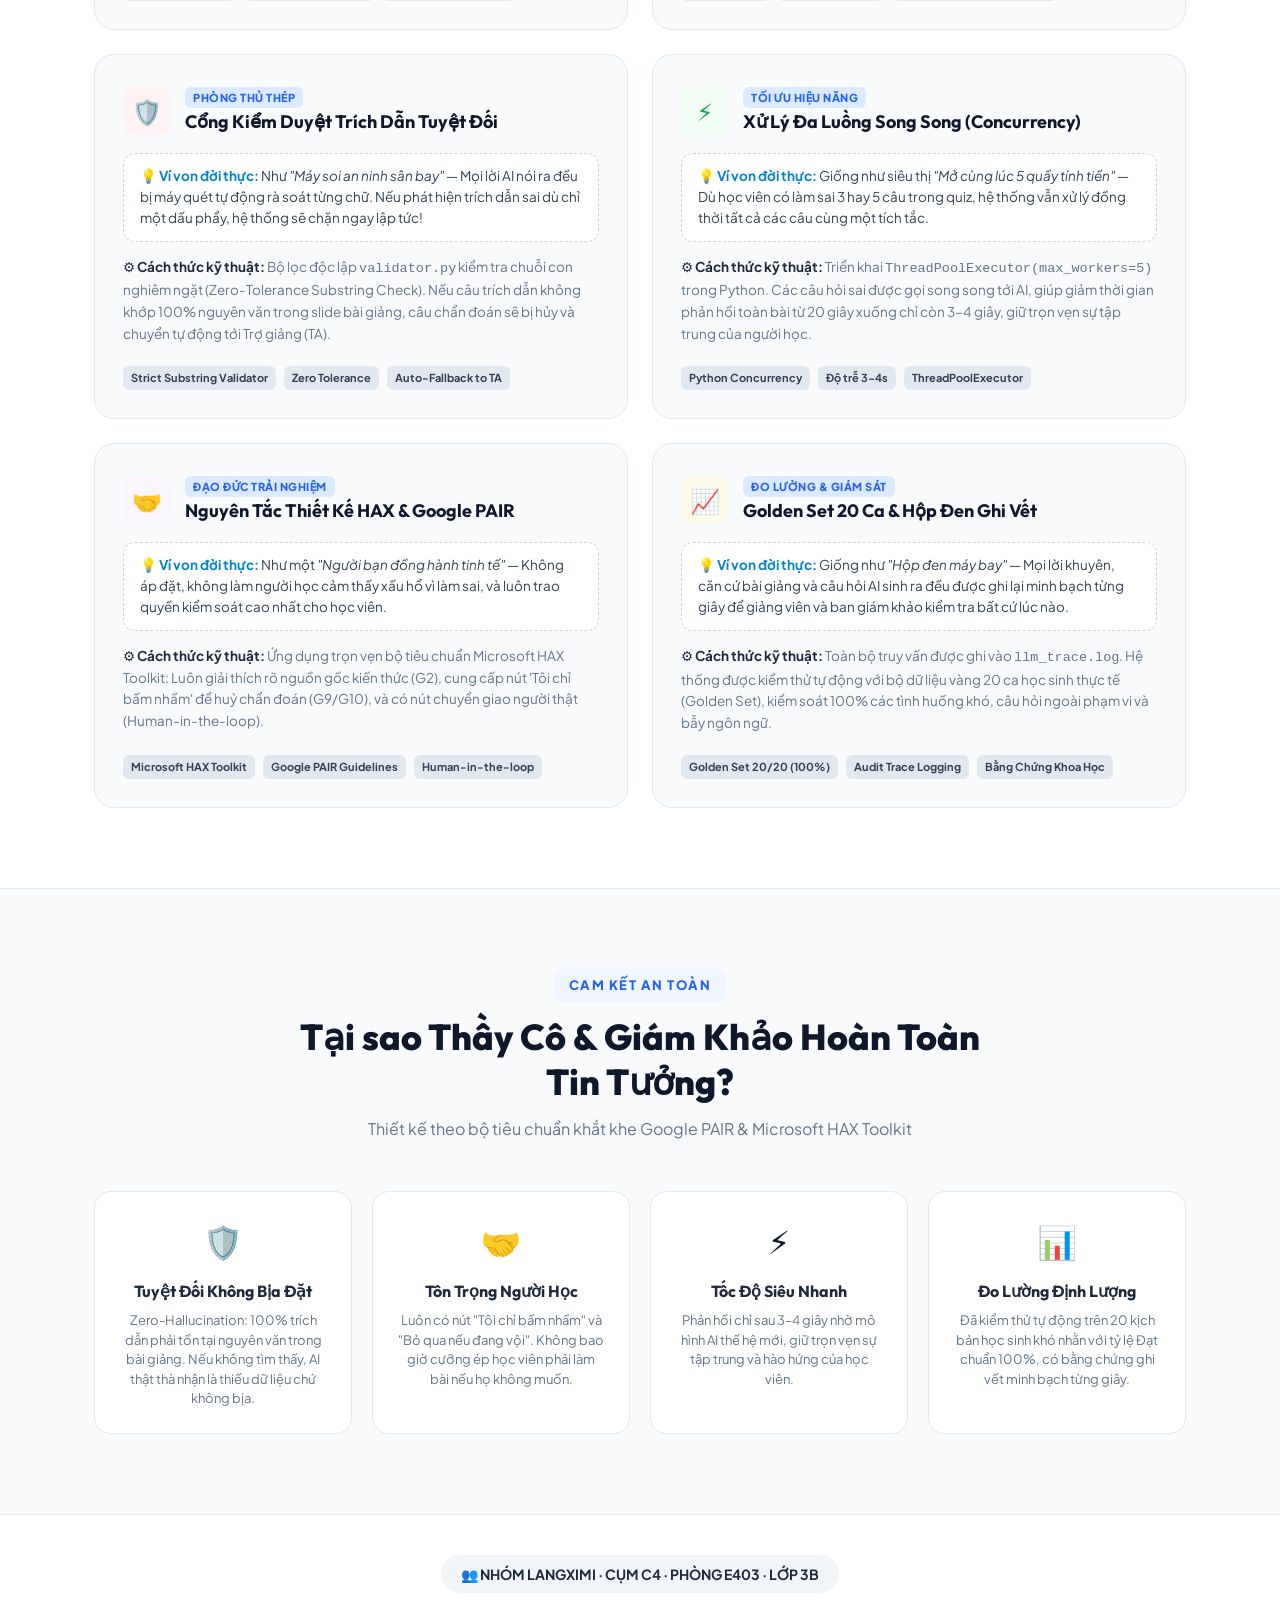
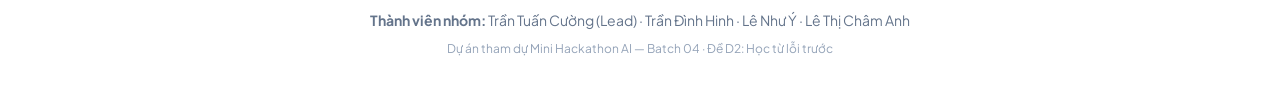
<file: infographic.html>
<!DOCTYPE html>
<html lang="vi">
<head>
  <meta charset="UTF-8">
  <meta name="viewport" content="width=device-width, initial-scale=1.0">
  <title>Infographic — Dự Án Học Từ Lỗi Sai (LangXiMi)</title>
  <link rel="preconnect" href="https://fonts.googleapis.com">
  <link rel="preconnect" href="https://fonts.gstatic.com" crossorigin>
  <link href="https://fonts.googleapis.com/css2?family=Outfit:wght@400;500;600;700;800;900&family=Plus+Jakarta+Sans:wght@400;500;600;700;800&display=swap" rel="stylesheet">
  <style>
    :root {
      --primary: #2563eb;
      --primary-glow: rgba(37, 99, 235, 0.35);
      --primary-light: #eff6ff;
      --accent: #06b6d4;
      --accent-purple: #8b5cf6;
      --success: #10b981;
      --danger: #ef4444;
      --warning: #f59e0b;
      --dark-bg: #0b1329;
      --card-bg: #ffffff;
      --text-main: #0f172a;
      --text-muted: #64748b;
      --border-line: #e2e8f0;
      --radius: 20px;
    }

    * {
      box-sizing: border-box;
      margin: 0;
      padding: 0;
    }

    body {
      font-family: 'Plus Jakarta Sans', system-ui, sans-serif;
      color: var(--text-main);
      background: #f8fafc;
      line-height: 1.6;
      overflow-x: hidden;
    }

    h1, h2, h3, h4, .brand-name {
      font-family: 'Outfit', sans-serif;
    }

    /* Container */
    .container {
      max-width: 1140px;
      margin: 0 auto;
      padding: 0 24px;
    }

    /* Header & Hero Section */
    .hero {
      background: radial-gradient(circle at 80% 20%, #1e1b4b 0%, #0f172a 100%);
      color: #ffffff;
      padding: 60px 0 80px;
      position: relative;
      overflow: hidden;
    }

    .hero::before {
      content: "";
      position: absolute;
      top: -100px;
      right: -100px;
      width: 500px;
      height: 500px;
      background: radial-gradient(circle, var(--primary-glow) 0%, transparent 70%);
      border-radius: 50%;
      pointer-events: none;
    }

    .hero-badge {
      display: inline-flex;
      align-items: center;
      gap: 8px;
      background: rgba(255, 255, 255, 0.1);
      backdrop-filter: blur(10px);
      padding: 8px 18px;
      border-radius: 999px;
      font-size: 13px;
      font-weight: 700;
      letter-spacing: 0.5px;
      color: #38bdf8;
      border: 1px solid rgba(255, 255, 255, 0.15);
      margin-bottom: 24px;
    }

    .hero h1 {
      font-size: clamp(32px, 5vw, 54px);
      font-weight: 800;
      line-height: 1.15;
      margin-bottom: 20px;
      letter-spacing: -0.02em;
    }

    .hero h1 span {
      background: linear-gradient(135deg, #38bdf8 0%, #818cf8 100%);
      -webkit-background-clip: text;
      -webkit-text-fill-color: transparent;
    }

    .hero-lead {
      font-size: 18px;
      color: #94a3b8;
      max-width: 760px;
      line-height: 1.7;
      margin-bottom: 40px;
    }

    /* Analogy Box: Khám bệnh */
    .analogy-card {
      background: rgba(255, 255, 255, 0.05);
      backdrop-filter: blur(16px);
      border: 1px solid rgba(255, 255, 255, 0.12);
      border-radius: var(--radius);
      padding: 28px 32px;
      display: grid;
      grid-template-columns: auto 1fr;
      gap: 24px;
      align-items: center;
      box-shadow: 0 20px 40px rgba(0, 0, 0, 0.3);
    }

    .analogy-icon {
      width: 64px;
      height: 64px;
      background: linear-gradient(135deg, #3b82f6, #06b6d4);
      border-radius: 18px;
      display: flex;
      align-items: center;
      justify-content: center;
      font-size: 32px;
      box-shadow: 0 10px 20px rgba(6, 182, 212, 0.3);
    }

    .analogy-text h4 {
      color: #38bdf8;
      font-size: 16px;
      margin-bottom: 6px;
      text-transform: uppercase;
      letter-spacing: 1px;
    }

    .analogy-text p {
      color: #cbd5e1;
      font-size: 16px;
    }

    .analogy-text strong {
      color: #ffffff;
    }

    /* Section Global */
    .section {
      padding: 80px 0;
    }

    .section-header {
      text-align: center;
      max-width: 700px;
      margin: 0 auto 50px;
    }

    .section-tag {
      display: inline-block;
      font-size: 13px;
      font-weight: 800;
      text-transform: uppercase;
      letter-spacing: 1.5px;
      color: var(--primary);
      background: var(--primary-light);
      padding: 6px 14px;
      border-radius: 8px;
      margin-bottom: 12px;
    }

    .section-header h2 {
      font-size: 36px;
      font-weight: 800;
      color: #0f172a;
      line-height: 1.25;
      margin-bottom: 12px;
    }

    .section-header p {
      font-size: 16px;
      color: var(--text-muted);
    }

    /* Section 1: The Problem (Nỗi đau) */
    .problem-grid {
      display: grid;
      grid-template-columns: repeat(3, 1fr);
      gap: 24px;
      margin-bottom: 40px;
    }

    .stat-card {
      background: #ffffff;
      border-radius: var(--radius);
      padding: 32px 28px;
      border: 1px solid var(--border-line);
      box-shadow: 0 4px 20px rgba(0, 0, 0, 0.04);
      position: relative;
      transition: transform 0.3s ease, box-shadow 0.3s ease;
    }

    .stat-card:hover {
      transform: translateY(-6px);
      box-shadow: 0 16px 36px rgba(0, 0, 0, 0.08);
    }

    .stat-number {
      font-family: 'Outfit', sans-serif;
      font-size: 48px;
      font-weight: 900;
      line-height: 1;
      margin-bottom: 8px;
    }

    .stat-danger { color: #ef4444; }
    .stat-warning { color: #f59e0b; }
    .stat-primary { color: #2563eb; }

    .stat-label {
      font-size: 18px;
      font-weight: 700;
      color: #1e293b;
      margin-bottom: 10px;
    }

    .stat-desc {
      font-size: 14px;
      color: var(--text-muted);
      line-height: 1.6;
    }

    /* Quotes Callout */
    .quotes-box {
      background: linear-gradient(135deg, #fef2f2 0%, #fff1f2 100%);
      border: 1px dashed #fca5a5;
      border-radius: 16px;
      padding: 24px 32px;
      display: flex;
      gap: 20px;
      align-items: center;
    }

    .quotes-box .icon {
      font-size: 36px;
    }

    .quotes-box p {
      font-size: 15px;
      color: #991b1b;
      font-style: italic;
    }

    .quotes-box strong {
      font-style: normal;
      color: #7f1d1d;
    }

    /* Section 2: Comparison (Cũ vs Mới) */
    .comparison-wrapper {
      display: grid;
      grid-template-columns: 1fr 1fr;
      gap: 32px;
      align-items: stretch;
    }

    .comparison-card {
      border-radius: 24px;
      padding: 40px;
      display: flex;
      flex-direction: column;
      position: relative;
    }

    .card-old {
      background: #ffffff;
      border: 2px solid #fed7aa;
      box-shadow: 0 10px 30px rgba(249, 115, 22, 0.06);
    }

    .card-new {
      background: linear-gradient(145deg, #ffffff 0%, #f0f9ff 100%);
      border: 2px solid #38bdf8;
      box-shadow: 0 20px 45px rgba(14, 165, 233, 0.15);
    }

    .card-badge {
      display: inline-block;
      align-self: flex-start;
      font-size: 12px;
      font-weight: 800;
      text-transform: uppercase;
      letter-spacing: 1px;
      padding: 6px 14px;
      border-radius: 8px;
      margin-bottom: 20px;
    }

    .badge-old {
      background: #ffedd5;
      color: #c2410c;
    }

    .badge-new {
      background: #0284c7;
      color: #ffffff;
    }

    .comparison-card h3 {
      font-size: 26px;
      margin-bottom: 20px;
    }

    .flow-steps {
      display: flex;
      flex-direction: column;
      gap: 16px;
      margin-top: 10px;
      flex-grow: 1;
    }

    .flow-step {
      display: flex;
      gap: 16px;
      align-items: flex-start;
    }

    .step-num {
      width: 32px;
      height: 32px;
      border-radius: 50%;
      display: flex;
      align-items: center;
      justify-content: center;
      font-weight: 800;
      font-size: 14px;
      flex-shrink: 0;
    }

    .step-num-old {
      background: #fee2e2;
      color: #dc2626;
    }

    .step-num-new {
      background: #dbeafe;
      color: #1d4ed8;
    }

    .step-content strong {
      display: block;
      font-size: 15px;
      color: #1e293b;
      margin-bottom: 2px;
    }

    .step-content span {
      font-size: 13px;
      color: var(--text-muted);
    }

    .card-outcome {
      margin-top: 30px;
      padding: 16px 20px;
      border-radius: 12px;
      font-size: 14px;
      font-weight: 600;
    }

    .outcome-bad {
      background: #fef2f2;
      color: #b91c1c;
      border-left: 4px solid #ef4444;
    }

    .outcome-good {
      background: #f0fdf4;
      color: #15803d;
      border-left: 4px solid #22c55e;
    }

    /* Section 3: 3 Pillars of Solution (3 Trụ Cột) */
    .pillars-grid {
      display: grid;
      grid-template-columns: repeat(3, 1fr);
      gap: 28px;
    }

    .pillar-card {
      background: #ffffff;
      border: 1px solid var(--border-line);
      border-radius: 20px;
      padding: 36px 28px;
      text-align: center;
      transition: all 0.3s ease;
      position: relative;
    }

    .pillar-card:hover {
      border-color: var(--primary);
      transform: translateY(-8px);
      box-shadow: 0 20px 40px rgba(37, 99, 235, 0.1);
    }

    .pillar-icon {
      width: 72px;
      height: 72px;
      margin: 0 auto 20px;
      border-radius: 20px;
      display: flex;
      align-items: center;
      justify-content: center;
      font-size: 36px;
    }

    .icon-p1 { background: #eff6ff; color: #2563eb; }
    .icon-p2 { background: #ecfeff; color: #0891b2; }
    .icon-p3 { background: #f5f3ff; color: #7c3aed; }

    .pillar-card h3 {
      font-size: 20px;
      margin-bottom: 12px;
      color: #0f172a;
    }

    .pillar-card p {
      font-size: 14px;
      color: var(--text-muted);
      line-height: 1.7;
    }

    .pillar-tag {
      display: inline-block;
      margin-top: 16px;
      font-size: 11px;
      font-weight: 700;
      color: #475569;
      background: #f1f5f9;
      padding: 4px 10px;
      border-radius: 6px;
    }

    /* Section 4: Interactive Demo Mockup (Mô phỏng thực tế) */
    .demo-section {
      background: #0f172a;
      color: #ffffff;
      border-radius: 32px;
      padding: 50px 40px;
      margin: 40px 0;
      box-shadow: 0 30px 60px rgba(15, 23, 42, 0.4);
    }

    .demo-header {
      text-align: center;
      margin-bottom: 40px;
    }

    .demo-header h2 {
      font-size: 32px;
      color: #ffffff;
      margin-bottom: 10px;
    }

    .demo-header p {
      color: #94a3b8;
      font-size: 15px;
    }

    .demo-box {
      max-width: 760px;
      margin: 0 auto;
      background: #1e293b;
      border: 1px solid #334155;
      border-radius: 20px;
      padding: 32px;
      box-shadow: 0 20px 50px rgba(0, 0, 0, 0.5);
    }

    .demo-question {
      font-size: 17px;
      font-weight: 700;
      color: #f8fafc;
      margin-bottom: 20px;
      line-height: 1.5;
    }

    .demo-options {
      display: flex;
      flex-direction: column;
      gap: 10px;
      margin-bottom: 24px;
    }

    .demo-opt {
      padding: 14px 18px;
      border-radius: 12px;
      font-size: 14px;
      display: flex;
      align-items: center;
      gap: 12px;
      cursor: pointer;
      transition: all 0.2s ease;
      background: #0f172a;
      border: 1px solid #334155;
      color: #cbd5e1;
    }

    .demo-opt.wrong {
      background: rgba(239, 68, 68, 0.15);
      border-color: #ef4444;
      color: #fca5a5;
    }

    .demo-opt.right {
      background: rgba(16, 185, 129, 0.15);
      border-color: #10b981;
      color: #6ee7b7;
    }

    .demo-opt-badge {
      width: 24px;
      height: 24px;
      border-radius: 6px;
      display: flex;
      align-items: center;
      justify-content: center;
      font-weight: 800;
      font-size: 12px;
    }

    .opt-bad { background: #ef4444; color: #ffffff; }
    .opt-good { background: #10b981; color: #ffffff; }

    /* Remediation Card inside Demo */
    .demo-remediation {
      background: linear-gradient(135deg, #1e1b4b 0%, #1e293b 100%);
      border: 1px solid #6366f1;
      border-radius: 16px;
      padding: 24px;
      margin-top: 24px;
      animation: fadeIn 0.4s ease;
    }

    @keyframes fadeIn {
      from { opacity: 0; transform: translateY(10px); }
      to { opacity: 1; transform: translateY(0); }
    }

    .rem-title {
      display: flex;
      align-items: center;
      gap: 10px;
      font-size: 15px;
      font-weight: 800;
      color: #818cf8;
      margin-bottom: 12px;
    }

    .rem-desc {
      font-size: 14px;
      color: #e2e8f0;
      line-height: 1.6;
      margin-bottom: 16px;
    }

    .rem-quote {
      background: rgba(2, 132, 199, 0.15);
      border-left: 3px solid #38bdf8;
      padding: 12px 16px;
      border-radius: 0 10px 10px 0;
      font-size: 13px;
      color: #bae6fd;
      margin-bottom: 20px;
    }

    .rem-quote-tag {
      font-weight: 800;
      color: #38bdf8;
      display: block;
      margin-bottom: 4px;
      font-size: 11px;
    }

    .rem-quiz {
      background: #0f172a;
      border: 1px solid #334155;
      border-radius: 12px;
      padding: 16px;
    }

    .rem-quiz-title {
      font-size: 13px;
      font-weight: 700;
      color: #34d399;
      margin-bottom: 10px;
    }

    .rem-quiz-stem {
      font-size: 13px;
      color: #f1f5f9;
      margin-bottom: 12px;
    }

    .rem-btn-group {
      display: flex;
      gap: 10px;
      margin-top: 14px;
    }

    .btn-action {
      background: #334155;
      color: #cbd5e1;
      border: 0;
      padding: 8px 14px;
      border-radius: 8px;
      font-size: 12px;
      cursor: pointer;
      font-weight: 600;
      transition: background 0.2s;
    }

    .btn-action:hover {
      background: #475569;
      color: #ffffff;
    }

    /* Section: Tech & AI Engineering (Dưới nắp capo) */
    .tech-section {
      background: #ffffff;
      border-top: 1px solid var(--border-line);
      border-bottom: 1px solid var(--border-line);
    }

    .tech-grid {
      display: grid;
      grid-template-columns: repeat(2, 1fr);
      gap: 24px;
    }

    .tech-card {
      background: #f8fafc;
      border: 1px solid var(--border-line);
      border-radius: 20px;
      padding: 28px;
      display: flex;
      flex-direction: column;
      gap: 14px;
      transition: all 0.3s ease;
    }

    .tech-card:hover {
      background: #ffffff;
      border-color: #3b82f6;
      transform: translateY(-4px);
      box-shadow: 0 16px 36px rgba(59, 130, 246, 0.08);
    }

    .tech-header {
      display: flex;
      align-items: center;
      gap: 14px;
    }

    .tech-icon {
      width: 48px;
      height: 48px;
      border-radius: 12px;
      display: flex;
      align-items: center;
      justify-content: center;
      font-size: 24px;
      flex-shrink: 0;
    }

    .icon-t1 { background: #eff6ff; color: #2563eb; }
    .icon-t2 { background: #ecfeff; color: #0891b2; }
    .icon-t3 { background: #fef2f2; color: #dc2626; }
    .icon-t4 { background: #f0fdf4; color: #16a34a; }
    .icon-t5 { background: #faf5ff; color: #9333ea; }
    .icon-t6 { background: #fffbeb; color: #d97706; }

    .tech-title-wrap h3 {
      font-size: 18px;
      color: #0f172a;
      margin-bottom: 2px;
    }

    .tech-badge {
      display: inline-block;
      font-size: 11px;
      font-weight: 800;
      text-transform: uppercase;
      letter-spacing: 0.5px;
      color: #2563eb;
      background: #dbeafe;
      padding: 2px 8px;
      border-radius: 6px;
    }

    .tech-analogy {
      background: #ffffff;
      border: 1px dashed #cbd5e1;
      border-radius: 12px;
      padding: 12px 16px;
      font-size: 13.5px;
      color: #334155;
      line-height: 1.55;
    }

    .tech-analogy strong {
      color: #0284c7;
    }

    .tech-how {
      font-size: 13.5px;
      color: #64748b;
      line-height: 1.6;
    }

    .tech-how strong {
      color: #1e293b;
    }

    .tech-tags {
      display: flex;
      flex-wrap: wrap;
      gap: 8px;
      margin-top: auto;
      padding-top: 8px;
    }

    .tag-item {
      font-size: 11px;
      font-weight: 700;
      background: #e2e8f0;
      color: #334155;
      padding: 3px 8px;
      border-radius: 6px;
    }

    /* Section 5: Trust & Ethics (Zero Hallucination & HAX) */
    .trust-grid {
      display: grid;
      grid-template-columns: repeat(4, 1fr);
      gap: 20px;
    }

    .trust-card {
      background: #ffffff;
      border: 1px solid var(--border-line);
      border-radius: 16px;
      padding: 24px;
      text-align: center;
    }

    .trust-icon {
      font-size: 32px;
      margin-bottom: 12px;
    }

    .trust-card h4 {
      font-size: 16px;
      color: #1e293b;
      margin-bottom: 6px;
    }

    .trust-card p {
      font-size: 13px;
      color: var(--text-muted);
      line-height: 1.5;
    }

    /* Footer */
    footer {
      background: #ffffff;
      border-top: 1px solid var(--border-line);
      padding: 40px 0;
      text-align: center;
      color: var(--text-muted);
      font-size: 14px;
    }

    .team-badge {
      display: inline-flex;
      align-items: center;
      gap: 12px;
      margin-bottom: 16px;
      background: #f1f5f9;
      padding: 8px 20px;
      border-radius: 999px;
      font-weight: 700;
      color: #1e293b;
    }

    /* Responsive */
    @media (max-width: 900px) {
      .problem-grid, .comparison-wrapper, .pillars-grid, .trust-grid, .tech-grid {
        grid-template-columns: 1fr;
      }
      .analogy-card {
        grid-template-columns: 1fr;
      }
      .hero h1 {
        font-size: 32px;
      }
    }
  </style>
</head>
<body>

  <!-- HERO SECTION -->
  <header class="hero">
    <div class="container">
      <div class="hero-badge">
        🚀 MINI HACKATHON AI · TRACK D2 · NHÓM LANGXIMI
      </div>
      <h1>HỌC TỪ LỖI SAI<br><span>(Adaptive Error Remediation)</span></h1>
      <p class="hero-lead">
        Biến mỗi câu trả lời sai thành một khoảnh khắc học sâu sắc: Tự động phát hiện hiểu nhầm, trích dẫn bài giảng gốc và giúp học viên khắc phục lỗ hổng kiến thức ngay lập tức!
      </p>

      <!-- Ví dụ đời thường (Analogy) -->
      <div class="analogy-card">
        <div class="analogy-icon">🩺</div>
        <div class="analogy-text">
          <h4>Hãy tưởng tượng khi bạn đi khám bệnh:</h4>
          <p>
            Bạn muốn bác sĩ chỉ nói cụt lủn: <em>"Bạn bị ốm rồi!"</em> rồi bỏ về? <strong>Hay bạn muốn bác sĩ chẩn đoán chính xác bạn bị viêm họng do đâu, mở hồ sơ y khoa chỉ rõ triệu chứng và kê đúng đơn thuốc để bạn uống khỏi ngay?</strong><br>
            👉 <strong>LangXiMi chính là vị "Bác sĩ Gia sư AI" cho từng câu hỏi thi của bạn!</strong>
          </p>
        </div>
      </div>
    </div>
  </header>

  <!-- SECTION 1: NỖI ĐAU CỦA NGƯỜI HỌC -->
  <section class="section">
    <div class="container">
      <div class="section-header">
        <span class="section-tag">Nỗi đau có thật</span>
        <h2>Điều gì đang xảy ra khi học viên nộp bài?</h2>
        <p>Phân tích từ 13.494 lượt tương tác học tập thực tế trên nền tảng VLearn</p>
      </div>

      <div class="problem-grid">
        <div class="stat-card">
          <div class="stat-number stat-danger">99.85%</div>
          <div class="stat-label">Bị "Bỏ Rơi" Sau Khi Thi</div>
          <p class="stat-desc">Hệ thống cũ chỉ báo điểm (4/10) và danh sách đúng/sai. 13.474 lượt tương tác không có bất kỳ phản hồi nào về việc học viên có thực sự hiểu bài hay không.</p>
        </div>

        <div class="stat-card">
          <div class="stat-number stat-warning">15 Phút</div>
          <div class="stat-label">Tự Mò Slide Vô Vọng</div>
          <p class="stat-desc">Để biết tại sao mình sai, học viên phải tự lật lại hàng trăm trang slide hoặc video dài 2 tiếng. Quá nản lòng, đa số chọn rời đi và tiếp tục lặp lại lỗi sai.</p>
        </div>

        <div class="stat-card">
          <div class="stat-number stat-primary">196 Lần</div>
          <div class="stat-label">Học Viên Kêu Cứu</div>
          <p class="stat-desc">Có tới 196 lượt học viên nhắn tin đòi làm bài tập ôn lại điểm yếu nhưng hệ thống cũ đành từ chối vì chưa có tính năng hỗ trợ.</p>
        </div>
      </div>

      <div class="quotes-box">
        <div class="icon">💬</div>
        <div>
          <p><strong>Lời học viên kêu cứu (Trích Turn T00804 & T04-092):</strong> <em>“TẠO QUIZ ĐỂ TÔI HIỂU RÕ VÀ ÔN LẠI TOÀN BỘ SLIDE NÀY... Cần tính năng ôn bài theo đúng điểm yếu, chứ làm sai xong trôi qua luôn không nhớ mình sai vì sao!”</em></p>
        </div>
      </div>
    </div>
  </section>

  <!-- SECTION 2: SO SÁNH TRỰC QUAN CŨ VS MỚI -->
  <section class="section" style="background: #ffffff; border-top: 1px solid var(--border-line); border-bottom: 1px solid var(--border-line);">
    <div class="container">
      <div class="section-header">
        <span class="section-tag">So sánh giải pháp</span>
        <h2>Khác biệt một trời một vực</h2>
        <p>Học viên sẽ không còn phải tự bơi trong biển tài liệu</p>
      </div>

      <div class="comparison-wrapper">
        <!-- Cũ -->
        <div class="comparison-card card-old">
          <span class="card-badge badge-old">❌ Cách làm cũ (Màn hình truyền thống)</span>
          <h3>Báo điểm rồi để mặc học viên</h3>
          
          <div class="flow-steps">
            <div class="flow-step">
              <div class="step-num step-num-old">1</div>
              <div class="step-content">
                <strong>Học viên làm quiz & nộp bài</strong>
                <span>Hệ thống chấm: Đúng 6 câu, Sai 4 câu.</span>
              </div>
            </div>
            <div class="flow-step">
              <div class="step-num step-num-old">2</div>
              <div class="step-content">
                <strong>Chỉ thấy gạch chéo đỏ khô khan</strong>
                <span>Không có lời giải thích nào về lý do tại sao phương án mình chọn lại sai.</span>
              </div>
            </div>
            <div class="flow-step">
              <div class="step-num step-num-old">3</div>
              <div class="step-content">
                <strong>Tự lật tìm tài liệu hoặc bỏ cuộc</strong>
                <span>Ngại mở 100 trang slide, học viên tắt màn hình đi ngủ.</span>
              </div>
            </div>
          </div>

          <div class="card-outcome outcome-bad">
            ⚠️ Hậu quả: Lỗ hổng kiến thức vẫn còn nguyên, kỳ thi sau lại tiếp tục chọn sai câu đó!
          </div>
        </div>

        <!-- Mới: LangXiMi -->
        <div class="comparison-card card-new">
          <span class="card-badge badge-new">✨ Cách làm của LangXiMi (Gia sư AI đồng hành)</span>
          <h3>Bắt bệnh tận gốc & Luyện ngay tại chỗ</h3>
          
          <div class="flow-steps">
            <div class="flow-step">
              <div class="step-num step-num-new">1</div>
              <div class="step-content">
                <strong>Chẩn đoán đúng quan niệm sai lầm</strong>
                <span>AI chỉ rõ: "Bạn chọn C vì đang nhầm giữa kỹ thuật A và B..."</span>
              </div>
            </div>
            <div class="flow-step">
              <div class="step-num step-num-new">2</div>
              <div class="step-content">
                <strong>Dẫn chứng bài giảng gốc [Txx-xxx]</strong>
                <span>Trích dẫn nguyên văn slide của thầy cô. Bấm vào là đọc được đoạn gốc có thật 100%.</span>
              </div>
            </div>
            <div class="flow-step">
              <div class="step-num step-num-new">3</div>
              <div class="step-content">
                <strong>Làm ngay 1 câu củng cố tương ứng</strong>
                <span>Luyện thử 1 câu tình huống mới để não bộ ghi nhớ kiến thức đúng ngay tức thì.</span>
              </div>
            </div>
          </div>

          <div class="card-outcome outcome-good">
            🎉 Kết quả: Hiểu bản chất sau 1 phút, nhớ sâu và không bao giờ tái phạm lỗi sai!
          </div>
        </div>
      </div>
    </div>
  </section>

  <!-- SECTION 3: 3 BƯỚC HOẠT ĐỘNG CỦA AI -->
  <section class="section">
    <div class="container">
      <div class="section-header">
        <span class="section-tag">Cơ chế thông minh</span>
        <h2>3 Trụ Cột Đột Phá Của LangXiMi</h2>
        <p>Quy trình khép kín giúp người học tiến bộ vượt bậc sau mỗi lỗi sai</p>
      </div>

      <div class="pillars-grid">
        <div class="pillar-card">
          <div class="pillar-icon icon-p1">🎯</div>
          <h3>1. Bắt Đúng Bệnh</h3>
          <p>Không chỉ nói đáp án đúng là gì. AI phân tích sâu phương án học viên đã bấm để chỉ ra chính xác điểm học viên đang bị nhầm lẫn trong tư duy.</p>
          <span class="pillar-tag">Misconception Diagnosis</span>
        </div>

        <div class="pillar-card">
          <div class="pillar-icon icon-p2">📖</div>
          <h3>2. Dẫn Chứng Xác Thực</h3>
          <p>Nói có sách, mách có chứng. AI tự động tra cứu vào transcript bài giảng và trích đúng câu chữ gốc kèm số hiệu phút/slide [T01-004].</p>
          <span class="pillar-tag">Zero-Hallucination Grounding</span>
        </div>

        <div class="pillar-card">
          <div class="pillar-icon icon-p3">⚡</div>
          <h3>3. Luyện Tập Khắc Sâu</h3>
          <p>Học đi đôi với hành. Sinh ngay 1 câu hỏi trắc nghiệm mới bám sát kiến thức vừa hổng để học viên kiểm tra xem mình đã thực sự hiểu chưa.</p>
          <span class="pillar-tag">Adaptive Reinforcement</span>
        </div>
      </div>
    </div>
  </section>

  <!-- SECTION 4: MÔ PHỎNG THỰC TẾ (DEMO MOCKUP) -->
  <section class="container">
    <div class="demo-section">
      <div class="demo-header">
        <span class="hero-badge">TRẢI NGHIỆM TRỰC QUAN</span>
        <h2>Thực tế trên màn hình trông như thế nào?</h2>
        <p>Ví dụ một học viên làm sai câu hỏi về Trí tuệ nhân tạo (AI):</p>
      </div>

      <div class="demo-box">
        <div class="demo-question">
          ❓ Câu hỏi 1: Kỹ thuật nào yêu cầu mô hình trình bày các bước suy luận trước khi đưa ra câu trả lời cuối cùng?
        </div>

        <div class="demo-options">
          <div class="demo-opt wrong">
            <span class="demo-opt-badge opt-bad">C</span>
            <span>Few-shot prompting (Bạn đã chọn câu này — SAI ❌)</span>
          </div>
          <div class="demo-opt right">
            <span class="demo-opt-badge opt-good">B</span>
            <span>Chain-of-thought (Đáp án đúng ✅)</span>
          </div>
        </div>

        <!-- Khối AI Chẩn đoán hiện ra -->
        <div class="demo-remediation">
          <div class="rem-title">
            <span>✨ AI Chẩn đoán & Củng cố kiến thức (LangXiMi)</span>
          </div>
          
          <p class="rem-desc">
            <strong>Có thể bạn đang hiểu nhầm:</strong> Bạn đang nhầm giữa <em>Chain-of-thought</em> (yêu cầu mô hình tự suy nghĩ từng bước) với <em>Few-shot prompting</em> (cung cấp một vài ví dụ mẫu để mô hình bắt chước). Hai kỹ thuật này hoàn toàn khác nhau về bản chất!
          </p>

          <div class="rem-quote">
            <span class="rem-quote-tag">📖 CĂN CỨ TRÍCH DẪN BÀI GIẢNG [T01-004] (BẤM ĐỂ XEM SLIDE GỐC):</span>
            "Chain-of-thought là kỹ thuật yêu cầu mô hình trình bày từng bước suy luận trước khi đưa ra câu trả lời cuối cùng. Kỹ thuật này đặc biệt hữu ích với các bài toán logic hoặc tính toán nhiều bước."
          </div>

          <div class="rem-quiz">
            <div class="rem-quiz-title">🎯 Câu hỏi củng cố ngay (Kiểm tra lại xem bạn đã hiểu chưa?):</div>
            <div class="rem-quiz-stem">Kỹ thuật nào sau đây cung cấp một vài ví dụ mẫu trong câu lệnh để mô hình học theo mẫu đó?</div>
            <div style="display: grid; gap: 6px;">
              <button class="btn-action" style="text-align: left;">A. Zero-shot prompting</button>
              <button class="btn-action" style="text-align: left; background: #064e3b; color: #6ee7b7;">B. Few-shot prompting (Bấm vào đây để chọn thử)</button>
              <button class="btn-action" style="text-align: left;">C. Fine-tuning</button>
            </div>
          </div>

          <div class="rem-btn-group">
            <button class="btn-action">Tôi chỉ bấm nhầm chuột</button>
            <button class="btn-action">Bỏ qua câu củng cố này</button>
            <button class="btn-action">Gửi câu hỏi cho Trợ giảng (TA)</button>
          </div>
        </div>
      </div>
    </div>
  </section>

  <!-- SECTION 4.5: CÔNG NGHỆ & KỸ THUẬT XỬ LÝ AI (UNDER THE HOOD) -->
  <section class="section tech-section">
    <div class="container">
      <div class="section-header">
        <span class="section-tag">Dưới nắp capo công nghệ</span>
        <h2>Hệ Thống Đã "Dạy" & "Kiểm Soát" AI Như Thế Nào Để Đạt Độ Chuẩn Tuyệt Đối?</h2>
        <p>Kết hợp giữa mô hình ngôn ngữ lớn (LLM) hiện đại với cơ chế rào chắn kỹ thuật khắt khe — Đảm bảo AI thông minh nhưng không bao giờ bịa đặt</p>
      </div>

      <div class="tech-grid">
        <!-- Tech Card 1 -->
        <div class="tech-card">
          <div class="tech-header">
            <div class="tech-icon icon-t1">📚</div>
            <div class="tech-title-wrap">
              <span class="tech-badge">Cốt Lõi Tri Thức</span>
              <h3>Khai Thác Dữ Liệu Giáo Trình (RAG)</h3>
            </div>
          </div>
          <div class="tech-analogy">
            <strong>💡 Ví von đời thực:</strong> Giống như một kỳ thi <em>"Đề mở"</em> — AI chỉ được phép tra cứu đúng tài liệu giáo trình do giảng viên cung cấp để hướng dẫn học viên, tuyệt đối không được tự suy diễn kiến thức trôi nổi trên mạng.
          </div>
          <div class="tech-how">
            <strong>⚙️ Cách thức kỹ thuật:</strong> Toàn bộ 32 bài giảng slide được băm nhỏ thành các phân đoạn chuẩn (chunks). Khi học viên làm sai, hệ thống định vị chính xác đoạn tài liệu sát nhất để nạp vào ngữ cảnh của AI làm bằng chứng trích dẫn.
          </div>
          <div class="tech-tags">
            <span class="tag-item">RAG Architecture</span>
            <span class="tag-item">32 Chunks Slide Data</span>
            <span class="tag-item">Chống Bịa Đặt Từ Gốc</span>
          </div>
        </div>

        <!-- Tech Card 2 -->
        <div class="tech-card">
          <div class="tech-header">
            <div class="tech-icon icon-t2">🔒</div>
            <div class="tech-title-wrap">
              <span class="tech-badge">Kỷ Luật Đầu Ra</span>
              <h3>Nhiệt Độ Thấp & Khóa Cấu Trúc JSON</h3>
            </div>
          </div>
          <div class="tech-analogy">
            <strong>💡 Ví von đời thực:</strong> Như một <em>"Gia sư kỷ luật cao"</em> — Không cho phép AI bay bổng sáng tác hay nói lan man, mà bắt buộc phải đi thẳng vào trọng tâm: chẩn đoán vì sao sai và cách khắc phục.
          </div>
          <div class="tech-how">
            <strong>⚙️ Cách thức kỹ thuật:</strong> Thiết lập <code>temperature = 0.2</code> (hạ tối đa độ ngẫu nhiên) cùng tính năng OpenAI Structured Outputs (<code>json_object</code>). AI buộc phải trả về đúng 5 trường thông tin chuẩn chỉ, loại bỏ hoàn toàn nguy cơ lỗi định dạng giao diện.
          </div>
          <div class="tech-tags">
            <span class="tag-item">GPT-4o-mini</span>
            <span class="tag-item">Temperature 0.2</span>
            <span class="tag-item">JSON Schema Enforcement</span>
          </div>
        </div>

        <!-- Tech Card 3 -->
        <div class="tech-card">
          <div class="tech-header">
            <div class="tech-icon icon-t3">🛡️</div>
            <div class="tech-title-wrap">
              <span class="tech-badge">Phòng Thủ Thép</span>
              <h3>Cổng Kiểm Duyệt Trích Dẫn Tuyệt Đối</h3>
            </div>
          </div>
          <div class="tech-analogy">
            <strong>💡 Ví von đời thực:</strong> Như <em>"Máy soi an ninh sân bay"</em> — Mọi lời AI nói ra đều bị máy quét tự động rà soát từng chữ. Nếu phát hiện trích dẫn sai dù chỉ một dấu phẩy, hệ thống sẽ chặn ngay lập tức!
          </div>
          <div class="tech-how">
            <strong>⚙️ Cách thức kỹ thuật:</strong> Bộ lọc độc lập <code>validator.py</code> kiểm tra chuỗi con nghiêm ngặt (Zero-Tolerance Substring Check). Nếu câu trích dẫn không khớp 100% nguyên văn trong slide bài giảng, câu chẩn đoán sẽ bị hủy và chuyển tự động tới Trợ giảng (TA).
          </div>
          <div class="tech-tags">
            <span class="tag-item">Strict Substring Validator</span>
            <span class="tag-item">Zero Tolerance</span>
            <span class="tag-item">Auto-Fallback to TA</span>
          </div>
        </div>

        <!-- Tech Card 4 -->
        <div class="tech-card">
          <div class="tech-header">
            <div class="tech-icon icon-t4">⚡</div>
            <div class="tech-title-wrap">
              <span class="tech-badge">Tối Ưu Hiệu Năng</span>
              <h3>Xử Lý Đa Luồng Song Song (Concurrency)</h3>
            </div>
          </div>
          <div class="tech-analogy">
            <strong>💡 Ví von đời thực:</strong> Giống như siêu thị <em>"Mở cùng lúc 5 quầy tính tiền"</em> — Dù học viên có làm sai 3 hay 5 câu trong quiz, hệ thống vẫn xử lý đồng thời tất cả các câu cùng một tích tắc.
          </div>
          <div class="tech-how">
            <strong>⚙️ Cách thức kỹ thuật:</strong> Triển khai <code>ThreadPoolExecutor(max_workers=5)</code> trong Python. Các câu hỏi sai được gọi song song tới AI, giúp giảm thời gian phản hồi toàn bài từ 20 giây xuống chỉ còn 3–4 giây, giữ trọn vẹn sự tập trung của người học.
          </div>
          <div class="tech-tags">
            <span class="tag-item">Python Concurrency</span>
            <span class="tag-item">Độ trễ 3-4s</span>
            <span class="tag-item">ThreadPoolExecutor</span>
          </div>
        </div>

        <!-- Tech Card 5 -->
        <div class="tech-card">
          <div class="tech-header">
            <div class="tech-icon icon-t5">🤝</div>
            <div class="tech-title-wrap">
              <span class="tech-badge">Đạo Đức Trải Nghiệm</span>
              <h3>Nguyên Tắc Thiết Kế HAX & Google PAIR</h3>
            </div>
          </div>
          <div class="tech-analogy">
            <strong>💡 Ví von đời thực:</strong> Như một <em>"Người bạn đồng hành tinh tế"</em> — Không áp đặt, không làm người học cảm thấy xấu hổ vì làm sai, và luôn trao quyền kiểm soát cao nhất cho học viên.
          </div>
          <div class="tech-how">
            <strong>⚙️ Cách thức kỹ thuật:</strong> Ứng dụng trọn vẹn bộ tiêu chuẩn Microsoft HAX Toolkit: Luôn giải thích rõ nguồn gốc kiến thức (G2), cung cấp nút 'Tôi chỉ bấm nhầm' để huỷ chẩn đoán (G9/G10), và có nút chuyển giao người thật (Human-in-the-loop).
          </div>
          <div class="tech-tags">
            <span class="tag-item">Microsoft HAX Toolkit</span>
            <span class="tag-item">Google PAIR Guidelines</span>
            <span class="tag-item">Human-in-the-loop</span>
          </div>
        </div>

        <!-- Tech Card 6 -->
        <div class="tech-card">
          <div class="tech-header">
            <div class="tech-icon icon-t6">📈</div>
            <div class="tech-title-wrap">
              <span class="tech-badge">Đo Lường & Giám Sát</span>
              <h3>Golden Set 20 Ca & Hộp Đen Ghi Vết</h3>
            </div>
          </div>
          <div class="tech-analogy">
            <strong>💡 Ví von đời thực:</strong> Giống như <em>"Hộp đen máy bay"</em> — Mọi lời khuyên, căn cứ bài giảng và câu hỏi AI sinh ra đều được ghi lại minh bạch từng giây để giảng viên và ban giám khảo kiểm tra bất cứ lúc nào.
          </div>
          <div class="tech-how">
            <strong>⚙️ Cách thức kỹ thuật:</strong> Toàn bộ truy vấn được ghi vào <code>llm_trace.log</code>. Hệ thống được kiểm thử tự động với bộ dữ liệu vàng 20 ca học sinh thực tế (Golden Set), kiểm soát 100% các tình huống khó, câu hỏi ngoài phạm vi và bẫy ngôn ngữ.
          </div>
          <div class="tech-tags">
            <span class="tag-item">Golden Set 20/20 (100%)</span>
            <span class="tag-item">Audit Trace Logging</span>
            <span class="tag-item">Bằng Chứng Khoa Học</span>
          </div>
        </div>
      </div>
    </div>
  </section>

  <!-- SECTION 5: ĐẠO ĐỨC & ĐỘ TIN CẬY (TRUST & SAFETY) -->
  <section class="section">
    <div class="container">
      <div class="section-header">
        <span class="section-tag">Cam kết an toàn</span>
        <h2>Tại sao Thầy Cô & Giám Khảo Hoàn Toàn Tin Tưởng?</h2>
        <p>Thiết kế theo bộ tiêu chuẩn khắt khe Google PAIR & Microsoft HAX Toolkit</p>
      </div>

      <div class="trust-grid">
        <div class="trust-card">
          <div class="trust-icon">🛡️</div>
          <h4>Tuyệt Đối Không Bịa Đặt</h4>
          <p>Zero-Hallucination: 100% trích dẫn phải tồn tại nguyên văn trong bài giảng. Nếu không tìm thấy, AI thật thà nhận là thiếu dữ liệu chứ không bịa.</p>
        </div>

        <div class="trust-card">
          <div class="trust-icon">🤝</div>
          <h4>Tôn Trọng Người Học</h4>
          <p>Luôn có nút "Tôi chỉ bấm nhầm" và "Bỏ qua nếu đang vội". Không bao giờ cưỡng ép học viên phải làm bài nếu họ không muốn.</p>
        </div>

        <div class="trust-card">
          <div class="trust-icon">⚡</div>
          <h4>Tốc Độ Siêu Nhanh</h4>
          <p>Phản hồi chỉ sau 3–4 giây nhờ mô hình AI thế hệ mới, giữ trọn vẹn sự tập trung và hào hứng của học viên.</p>
        </div>

        <div class="trust-card">
          <div class="trust-icon">📊</div>
          <h4>Đo Lường Định Lượng</h4>
          <p>Đã kiểm thử tự động trên 20 kịch bản học sinh khó nhằn với tỷ lệ Đạt chuẩn 100%, có bằng chứng ghi vết minh bạch từng giây.</p>
        </div>
      </div>
    </div>
  </section>

  <!-- FOOTER -->
  <footer>
    <div class="container">
      <div class="team-badge">
        👥 NHÓM LANGXIMI · CỤM C4 · PHÒNG E403 · LỚP 3B
      </div>
      <p style="margin-bottom: 8px;">
        <strong>Thành viên nhóm:</strong> Trần Tuấn Cường (Lead) · Trần Đình Hinh · Lê Như Ý · Lê Thị Châm Anh
      </p>
      <p style="font-size: 12px; color: #94a3b8;">
        Dự án tham dự Mini Hackathon AI — Batch 04 · Đề D2: Học từ lỗi trước
      </p>
    </div>
  </footer>

</body>
</html>
</file>
<file: frontend/styles.css>
:root{--blue:#1769e8;--blue-dark:#0b3f91;--blue-soft:#edf5ff;--ink:#14233b;--muted:#69778d;--line:#dfe7f2;--green:#169c66;--red:#e14d5a;--bg:#f6f9fd}*{box-sizing:border-box}html{scroll-behavior:smooth}body{margin:0;font-family:Manrope,system-ui,sans-serif;color:var(--ink);background:var(--bg)}button,a{font:inherit}.topbar{height:72px;background:#fff;border-bottom:1px solid var(--line);display:flex;align-items:center;padding:0 max(24px,calc((100% - 1180px)/2));gap:32px;position:sticky;top:0;z-index:20}.brand{display:flex;align-items:center;gap:10px;text-decoration:none;color:var(--blue-dark);font-size:21px;font-weight:800}.brand-mark{width:34px;height:34px;display:grid;place-items:center;background:linear-gradient(135deg,#1671f5,#0d46a6);color:#fff;border-radius:10px}.course{border-left:1px solid var(--line);padding-left:30px;display:flex;flex-direction:column;font-size:13px}.course-label{font-size:10px;color:#8a96a8;text-transform:uppercase;letter-spacing:.08em}.top-actions{margin-left:auto;display:flex;align-items:center;gap:14px}.icon-btn{border:0;background:transparent;font-size:17px}.avatar{width:36px;height:36px;border-radius:50%;background:#dbeaff;color:#1555ae;display:grid;place-items:center;font-size:12px;font-weight:800}main{max-width:1180px;margin:auto;padding:42px 24px 64px}.hero{display:flex;justify-content:space-between;align-items:center;gap:40px;padding:10px 0 34px}.back{display:block;color:#627088;text-decoration:none;font-size:13px;margin-bottom:28px}.eyebrow,.section-kicker{font-size:11px;font-weight:800;letter-spacing:.1em;color:var(--blue)}.eyebrow span{display:inline-grid;place-items:center;width:20px;height:20px;border-radius:50%;background:#dbf6eb;color:var(--green);margin-right:8px}.hero h1{font-size:36px;letter-spacing:-.035em;margin:13px 0 10px}.hero p{color:var(--muted);max-width:580px;line-height:1.7;margin:0}.score-card{min-width:380px;background:#fff;border:1px solid #dce6f3;border-radius:18px;padding:22px 25px;display:flex;gap:20px;align-items:center;box-shadow:0 12px 35px rgba(29,69,119,.08)}.score-ring{width:102px;height:102px;border-radius:50%;background:conic-gradient(var(--blue) 70%,#e3edf9 0);display:grid;place-items:center;position:relative}.score-ring:before{content:"";position:absolute;inset:9px;border-radius:50%;background:#fff}.score-ring div{z-index:1}.score-ring strong{font-size:32px}.score-ring span{font-size:12px;color:#8290a4}.score-card>div:last-child{display:flex;flex-direction:column}.score-label{font-size:11px;color:var(--muted);text-transform:uppercase}.score-message{font-size:19px;margin:5px 0}.score-note{font-size:12px;color:var(--muted)}.stats{background:#fff;border:1px solid var(--line);border-radius:15px;display:grid;grid-template-columns:repeat(4,1fr);padding:20px 0;margin-bottom:58px}.stat{display:flex;align-items:center;justify-content:center;gap:13px;border-right:1px solid var(--line)}.stat:last-child{border:0}.stat-icon{width:37px;height:37px;border-radius:10px;display:grid;place-items:center;font-weight:800}.correct{background:#e6f8f0;color:var(--green)}.wrong{background:#ffedf0;color:var(--red)}.time,.target{background:var(--blue-soft);color:var(--blue)}.stat div{display:flex;flex-direction:column}.stat strong{font-size:18px}.stat div span{font-size:11px;color:var(--muted)}.section-heading{display:flex;justify-content:space-between;align-items:end;margin-bottom:25px}.section-heading h2{font-size:27px;margin:8px 0 7px}.section-heading p{margin:0;color:var(--muted);font-size:13px}.progress-label{width:175px;font-size:11px;color:var(--muted);display:grid;grid-template-columns:1fr auto;gap:7px}.progress-label strong{color:var(--blue)}.mini-progress{height:5px;background:#dfe9f5;border-radius:5px;grid-column:1/-1;overflow:hidden}.mini-progress i{display:block;width:0;height:100%;background:var(--blue);transition:.3s}.layout{display:grid;grid-template-columns:255px 1fr;gap:25px}.topic-nav{display:flex;flex-direction:column;gap:8px;position:sticky;top:92px;align-self:start}.topic{border:1px solid transparent;background:transparent;border-radius:12px;padding:12px;text-align:left;display:grid;grid-template-columns:34px 1fr auto;align-items:center;gap:10px;cursor:pointer;color:var(--ink)}.topic:hover,.topic.active{background:#fff;border-color:#cddff6;box-shadow:0 5px 16px rgba(26,71,130,.06)}.topic-symbol{width:32px;height:32px;border-radius:9px;background:#e9f2ff;color:var(--blue);display:grid;place-items:center;font-size:11px;font-weight:800}.topic-symbol.purple{background:#f1ebff;color:#7756c9}.topic-symbol.cyan{background:#e5f8fb;color:#15879b}.topic span:nth-child(2){display:flex;flex-direction:column;gap:3px}.topic strong{font-size:12px}.topic small{font-size:10px;color:var(--muted)}.topic b{font-size:11px;background:#eef3f9;border-radius:10px;padding:3px 7px;color:#728097}.topic.active b{background:#e3efff;color:var(--blue)}.ai-note{margin-top:18px;border:1px solid #cfe0f7;background:linear-gradient(145deg,#f4f8ff,#eaf3ff);border-radius:13px;padding:16px;font-size:11px;line-height:1.6}.ai-note>span{color:var(--blue);margin-right:5px}.ai-note p{color:#5f7088;margin:7px 0 0}.questions{display:flex;flex-direction:column;gap:17px}.question-card{background:#fff;border:1px solid var(--line);border-radius:16px;padding:24px;box-shadow:0 7px 25px rgba(35,67,106,.045);transition:.25s}.question-card.hidden{display:none}.question-top{display:flex;justify-content:space-between;align-items:center}.number{font-size:10px;font-weight:800;color:#8290a4;letter-spacing:.07em}.tag{margin-left:9px;background:#f0ebff;color:#7354be;padding:5px 9px;border-radius:6px;font-size:10px;font-weight:700}.cyan-tag{background:#e5f8fb;color:#15879b}.status{font-size:10px;color:#8b97aa}.question-card h3{font-size:16px;line-height:1.5;margin:18px 0}.answer{display:flex;gap:12px;padding:12px 14px;border-radius:10px;margin:8px 0}.answer>span{width:22px;height:22px;border-radius:50%;display:grid;place-items:center;font-size:11px;font-weight:800}.answer small{font-size:9px;text-transform:uppercase;letter-spacing:.07em}.answer p{margin:3px 0 0;font-size:12px}.wrong-answer{background:#fff4f5;border:1px solid #ffd9dd}.wrong-answer>span{background:#ffdce0;color:var(--red)}.wrong-answer small{color:var(--red)}.right-answer{background:#effaf5;border:1px solid #ccefe0}.right-answer>span{background:#d8f4e8;color:var(--green)}.right-answer small{color:var(--green)}.explain-toggle{width:100%;border:0;border-top:1px solid var(--line);margin-top:18px;padding:16px 2px 0;background:none;text-align:left;color:var(--blue);font-weight:700;font-size:12px;cursor:pointer}.explain-toggle span{float:right;font-size:18px;transition:.2s}.explain-toggle[aria-expanded=true] span{transform:rotate(180deg)}.explanation{display:none;margin-top:15px}.explanation.open{display:block;animation:reveal .25s ease}.diagnosis{display:flex;gap:12px;background:#f2f7ff;border-left:3px solid var(--blue);padding:14px;border-radius:0 10px 10px 0}.diagnosis>span{width:20px;height:20px;border-radius:50%;background:#dceaff;color:var(--blue);display:grid;place-items:center;font-weight:800}.diagnosis strong,.analogy strong{font-size:11px}.diagnosis p,.analogy p{font-size:11px;line-height:1.65;color:#53647c;margin:5px 0 0}.analogy{padding:14px;margin-top:8px;background:#fbfcfe;border-radius:10px}.source{display:grid;grid-template-columns:28px 1fr auto;align-items:center;gap:9px;margin-top:10px;padding:11px;border:1px solid var(--line);border-radius:9px;text-decoration:none;color:var(--ink)}.source>span:first-child{color:var(--blue)}.source span:nth-child(2){display:flex;flex-direction:column}.source small{font-size:9px;color:#8290a4}.source strong{font-size:10px;margin-top:2px}.source b{color:var(--blue)}.reviewed-btn{display:none;margin-top:12px;border:1px solid #bdd3ef;background:white;color:var(--blue);border-radius:8px;padding:9px 13px;font-size:11px;font-weight:700;cursor:pointer}.explanation.open+.reviewed-btn{display:block}.question-card.reviewed{border-color:#a9dfca}.question-card.reviewed .status{color:var(--green);font-weight:700}.question-card.reviewed .reviewed-btn{background:#e9f8f2;color:var(--green);border-color:#bfe7d7}.practice{margin-top:30px;border-radius:18px;padding:27px 31px;background:linear-gradient(120deg,#0e4ba5,#1977ee);color:#fff;display:flex;align-items:center;justify-content:space-between;box-shadow:0 15px 35px rgba(17,89,187,.22)}.practice>div{display:flex;align-items:center;gap:20px}.practice-icon{width:50px;height:50px;border-radius:14px;background:rgba(255,255,255,.14);display:grid;place-items:center;font-size:22px}.section-kicker.light{color:#bcd8ff}.practice h2{font-size:21px;margin:6px 0}.practice p{font-size:11px;color:#d4e5ff;margin:0}.practice button{border:0;background:#fff;color:#1259bc;border-radius:10px;padding:13px 18px;font-weight:800;font-size:12px;cursor:pointer}.practice button span{margin-left:12px}.finish{text-align:center;margin-top:31px}.finish-btn{background:transparent;border:0;color:#52647b;text-decoration:underline;cursor:pointer;font-size:12px}.finish p{font-size:10px;color:#95a0b0}.modal{position:fixed;inset:0;background:rgba(10,28,54,.55);display:none;align-items:center;justify-content:center;padding:20px;z-index:50}.modal.open{display:flex}.modal-card{width:min(540px,100%);background:#fff;border-radius:18px;padding:31px;position:relative;box-shadow:0 20px 60px rgba(0,0,0,.25)}.modal-close{position:absolute;right:17px;top:13px;border:0;background:none;font-size:25px;color:#77859a;cursor:pointer}.modal-card h2{font-size:20px;line-height:1.5}.options{display:grid;gap:9px}.options button{padding:13px;text-align:left;border:1px solid var(--line);border-radius:9px;background:#fff;cursor:pointer}.options button:hover{border-color:var(--blue);background:var(--blue-soft)}.options button.selected-correct{background:#e9f8f2;border-color:var(--green);color:var(--green)}.modal-hint{font-size:11px;color:var(--muted)}.toast{position:fixed;bottom:24px;right:24px;padding:12px 17px;background:#12345f;color:#fff;border-radius:9px;font-size:12px;transform:translateY(80px);opacity:0;transition:.3s;z-index:60}.toast.show{transform:none;opacity:1}@keyframes reveal{from{opacity:0;transform:translateY(-5px)}}@media(max-width:820px){.course{display:none}.hero{align-items:flex-start;flex-direction:column}.score-card{width:100%;min-width:0}.stats{grid-template-columns:1fr 1fr}.stat:nth-child(2){border-right:0}.stat{padding:12px}.layout{grid-template-columns:1fr}.topic-nav{position:static;display:grid;grid-template-columns:repeat(3,1fr)}.ai-note{grid-column:1/-1;margin-top:5px}.section-heading{align-items:flex-start;gap:20px}.practice{align-items:flex-start;gap:20px}}@media(max-width:560px){main{padding:24px 15px 45px}.topbar{padding:0 15px}.hero h1{font-size:28px}.score-card{padding:18px}.stats{grid-template-columns:1fr}.stat{justify-content:flex-start;padding-left:28px;border-right:0;border-bottom:1px solid var(--line)}.section-heading{flex-direction:column}.topic-nav{display:flex;overflow:auto;flex-direction:row}.topic{min-width:190px}.ai-note{display:none}.question-card{padding:18px}.answer p{font-size:11px}.practice,.practice>div{align-items:flex-start;flex-direction:column}.practice button{width:100%}}
</file>
